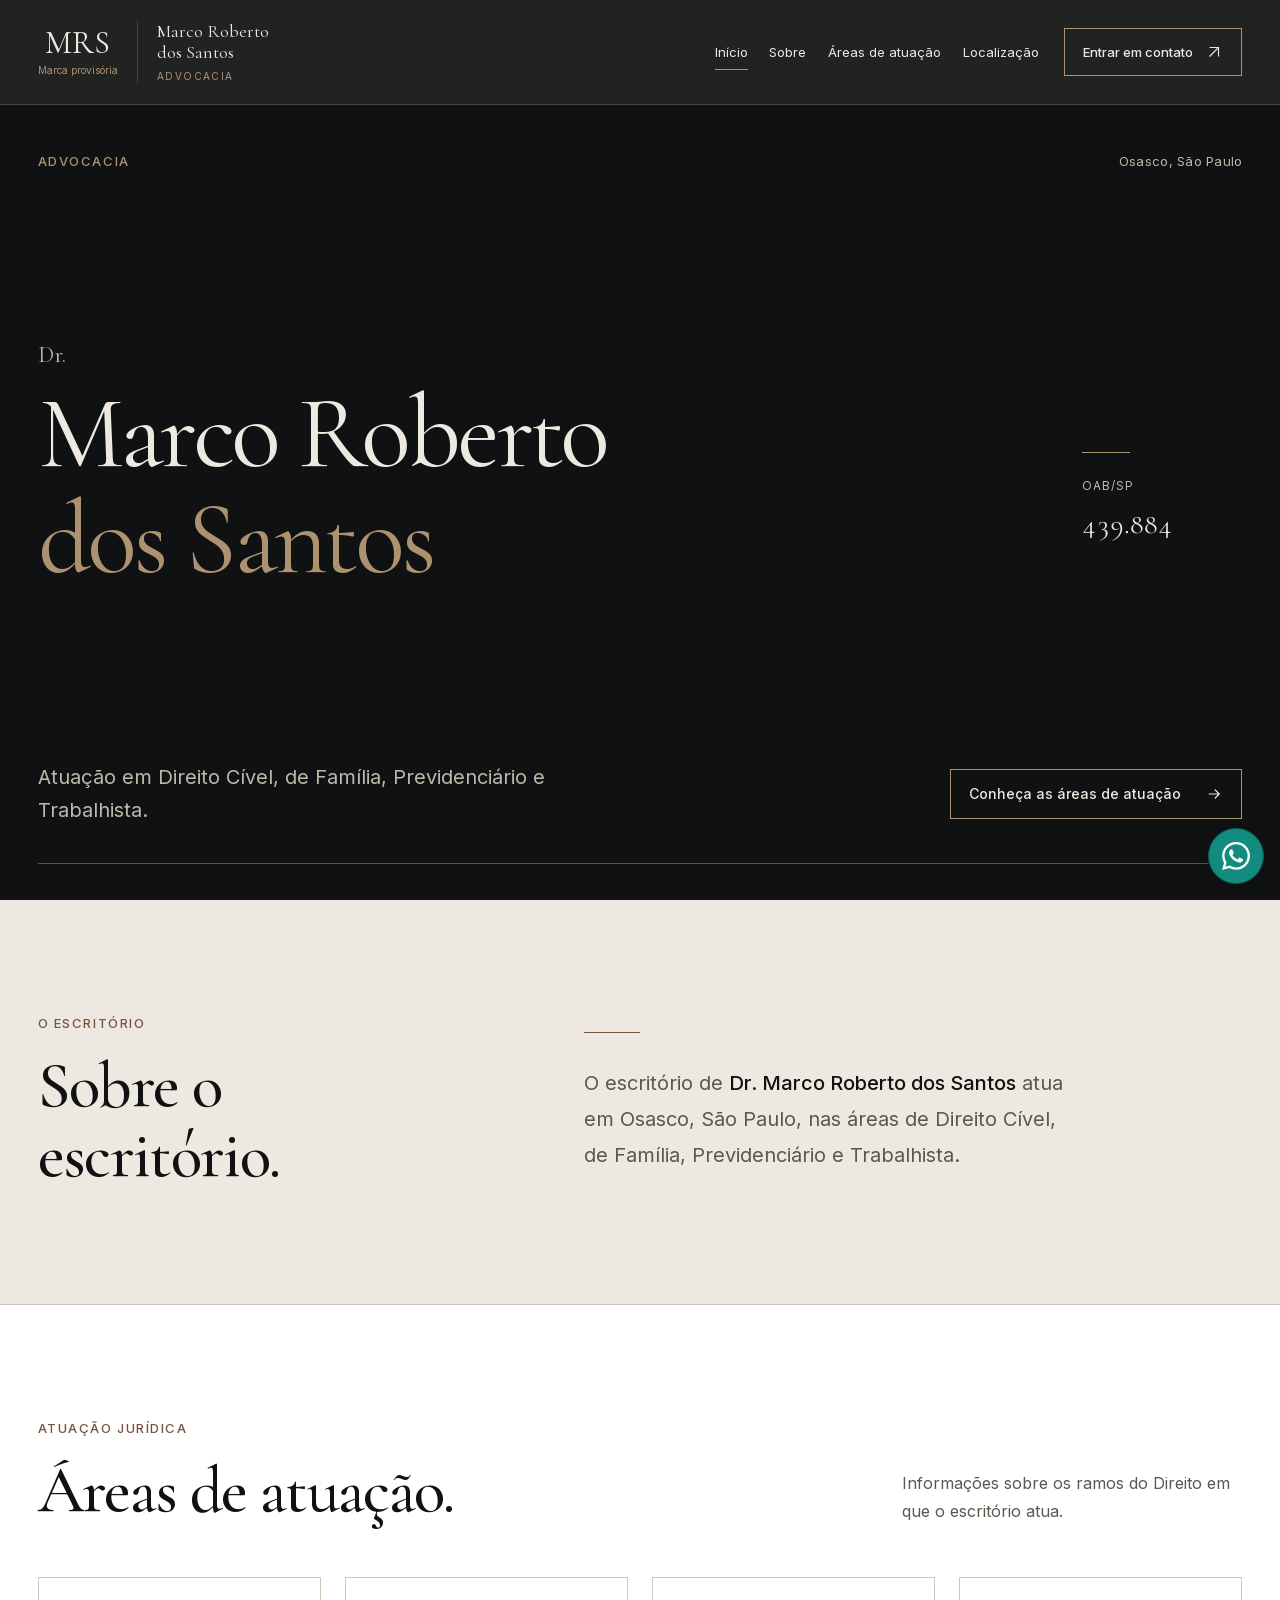
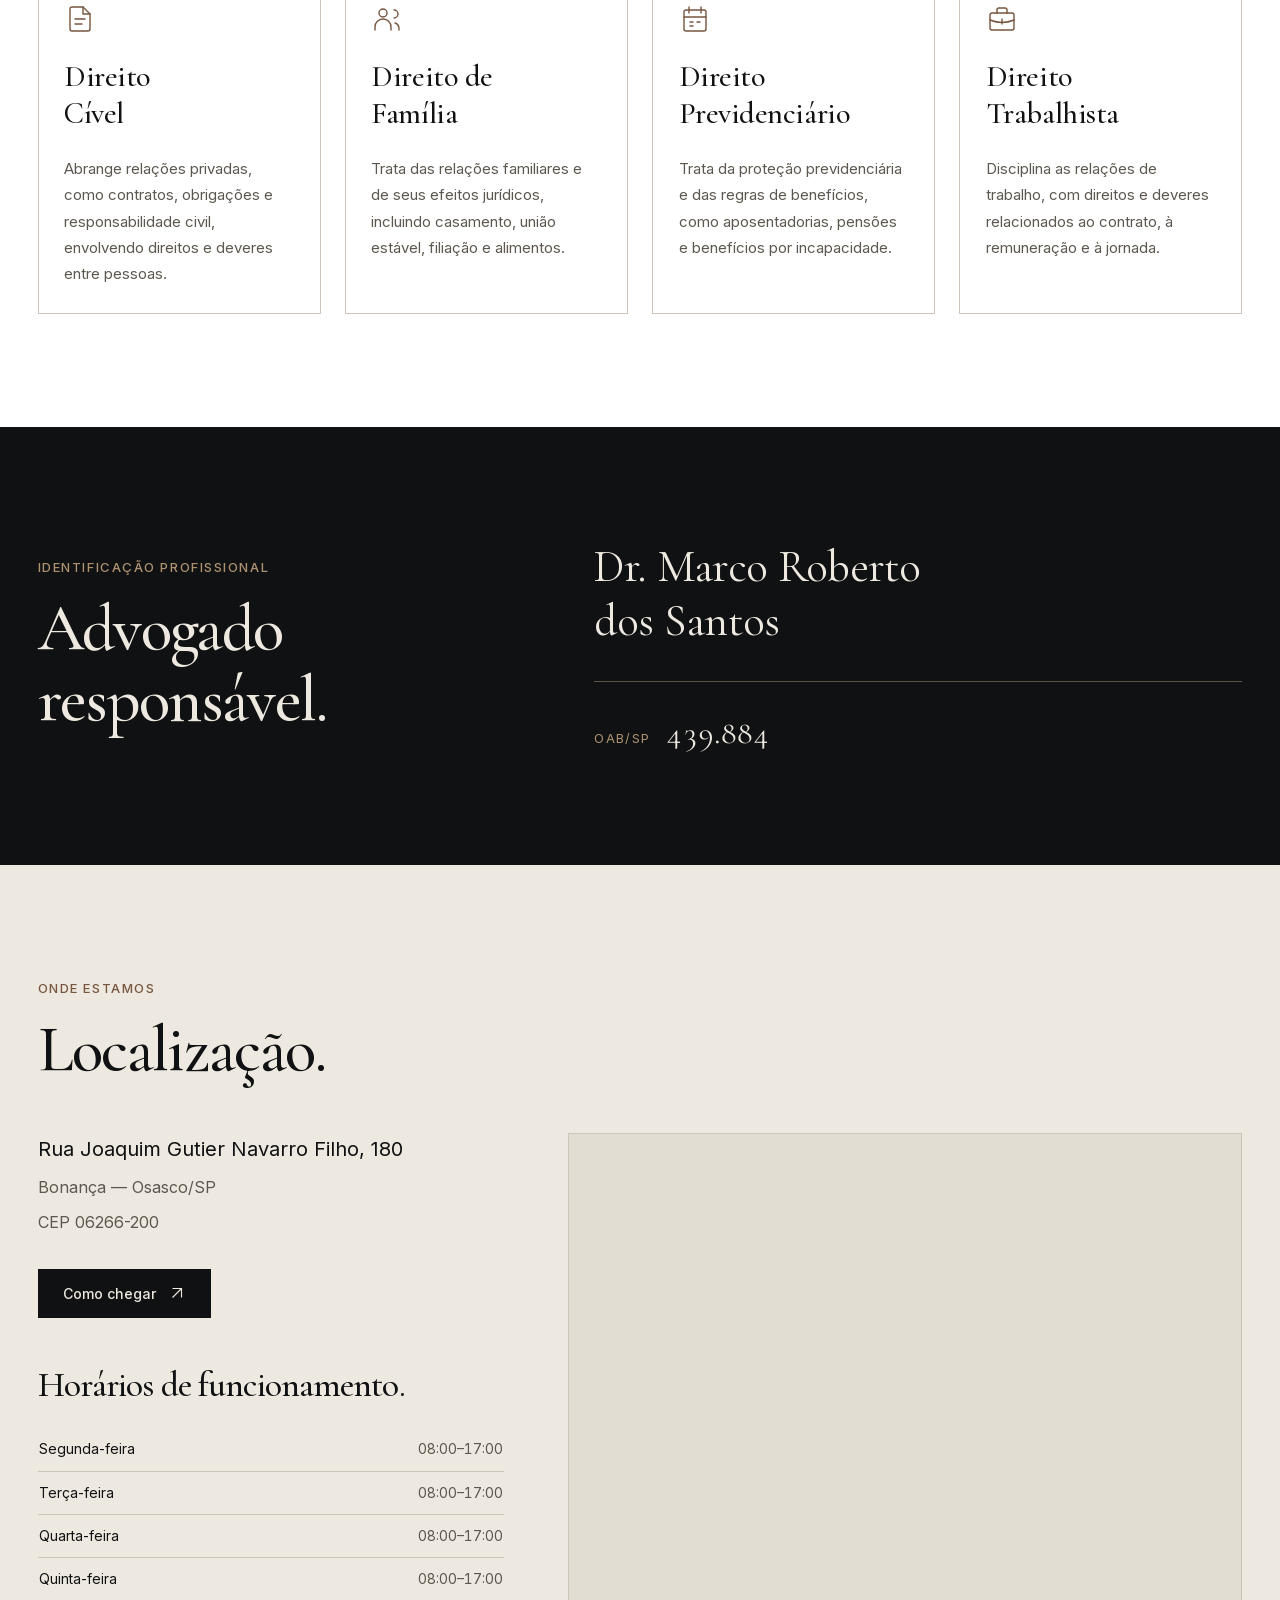
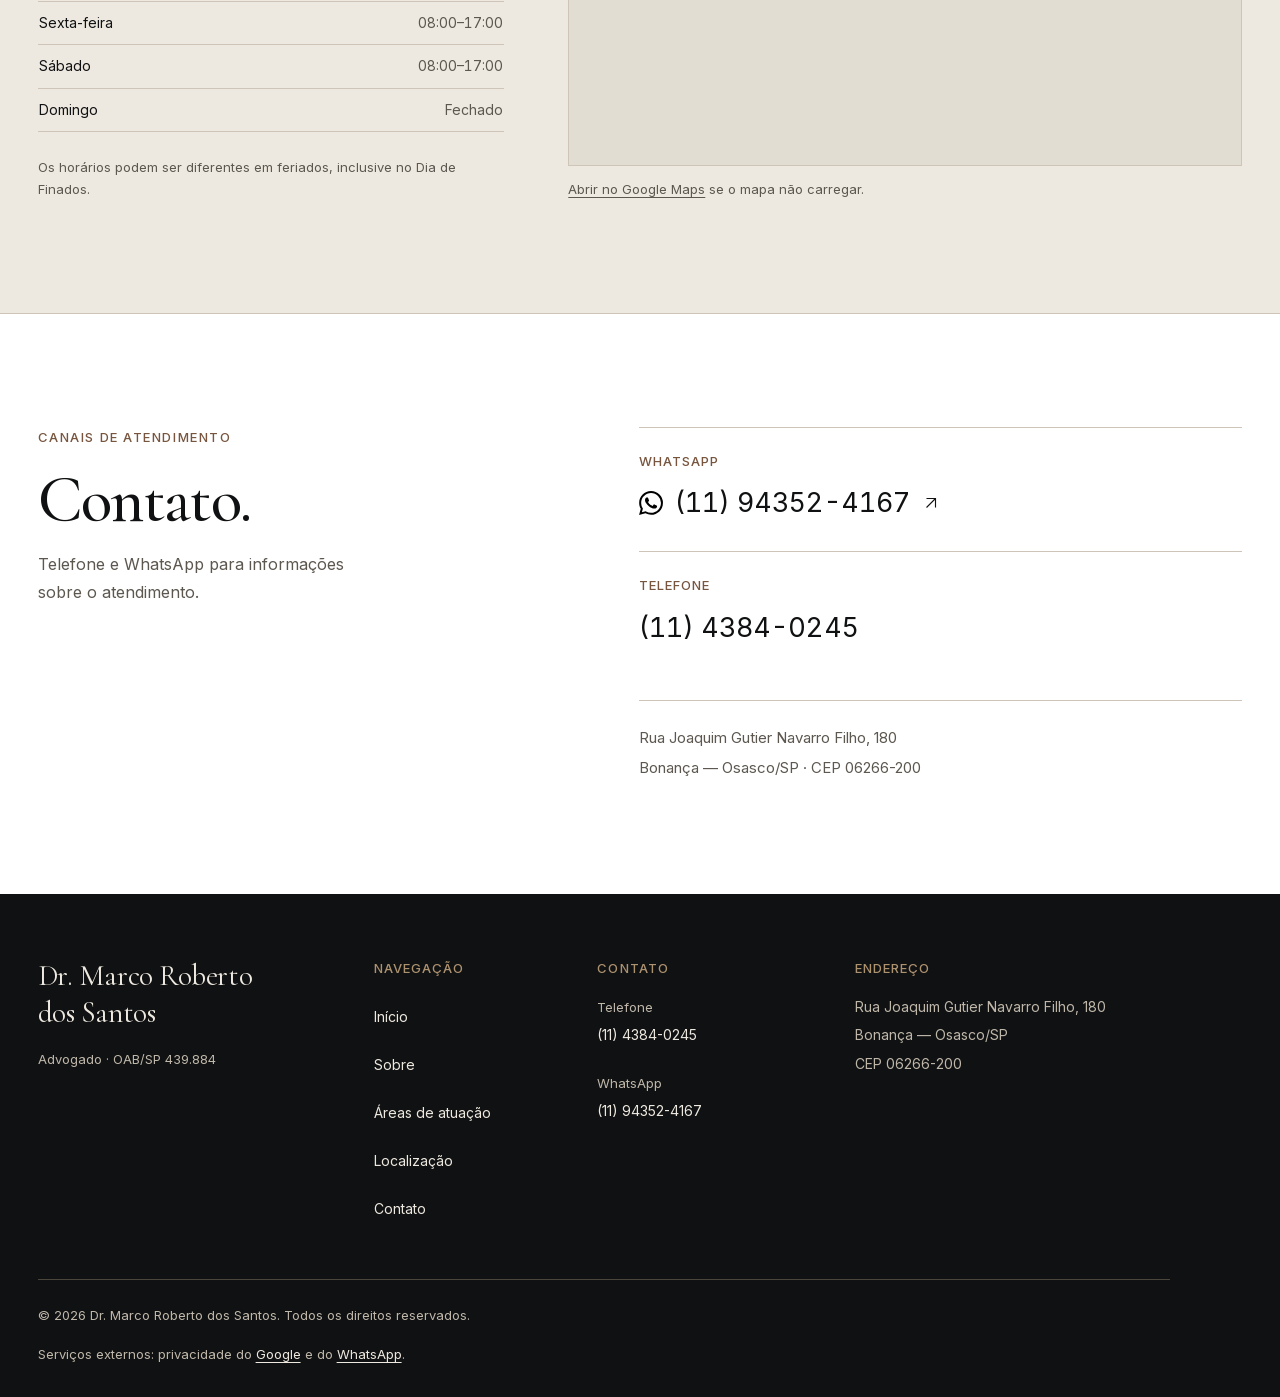
<file: index.html>
<!doctype html>
<html lang="pt-BR">
  <head>
    <meta charset="utf-8">
    <meta name="viewport" content="width=device-width, initial-scale=1">
    <meta name="color-scheme" content="light">
    <meta name="theme-color" content="#101112">
    <link rel="icon" href="data:,">
    <meta name="robots" content="noindex, nofollow">
    <title>Marco Roberto dos Santos | Advocacia em Osasco</title>
    <meta name="description" content="Dr. Marco Roberto dos Santos, OAB/SP 439.884. Atuação em Direito Cível, de Família, Previdenciário e Trabalhista em Osasco, SP.">
    <meta property="og:type" content="website">
    <meta property="og:locale" content="pt_BR">
    <meta property="og:title" content="Marco Roberto dos Santos | Advocacia em Osasco">
    <meta property="og:description" content="Atuação em Direito Cível, de Família, Previdenciário e Trabalhista em Osasco, São Paulo.">
    <link rel="preload" href="assets/fonts/cormorant-garamond-latin.woff2" as="font" type="font/woff2" crossorigin>
    <link rel="preload" href="assets/fonts/inter-latin.woff2" as="font" type="font/woff2" crossorigin>
    <link rel="stylesheet" href="style.css">
    <script src="script.js" defer></script>
  </head>
  <body class="has-whatsapp has-footer">
    <a class="skip-link" href="#conteudo">Pular para o conteúdo</a>
    <header class="site-header surface-dark" data-site-header>
      <div class="container site-header__inner">
        <a class="brand" href="#conteudo" aria-label="Marco Roberto dos Santos Advocacia — início. Identificação tipográfica provisória.">
          <span class="brand__mark">
            <span class="brand__initials" aria-hidden="true">MRS</span>
            <span class="brand__provisional">Marca provisória</span>
          </span>
          <span class="brand__name">
            <span>Marco Roberto<br>dos Santos</span>
            <span class="brand__profession">Advocacia</span>
          </span>
        </a>

        <button class="site-header__toggle" type="button" aria-controls="navegacao-principal" aria-expanded="false" aria-label="Abrir menu de navegação" hidden>
          <span class="site-header__toggle-icon" aria-hidden="true"><span></span><span></span></span>
        </button>

        <nav id="navegacao-principal" class="site-nav" aria-label="Navegação principal">
          <ul class="site-nav__list">
            <li><a class="site-nav__link" href="#conteudo" aria-current="location">Início</a></li>
            <li><a class="site-nav__link" href="#sobre">Sobre</a></li>
            <li><a class="site-nav__link" href="#areas-de-atuacao">Áreas de atuação</a></li>
            <li><a class="site-nav__link" href="#localizacao">Localização</a></li>
          </ul>
          <a class="button button--outline site-header__contact" href="#contato">
            Entrar em contato
            <svg viewBox="0 0 24 24" fill="none" stroke="currentColor" stroke-width="1.5" aria-hidden="true"><path d="M6 18 18 6M6 6h12v12"/></svg>
          </a>
        </nav>
      </div>
    </header>
    <main id="conteudo" class="site-main" tabindex="-1">
      <section id="inicio" class="hero surface-dark" aria-labelledby="hero-title" tabindex="-1">
        <div class="container hero__inner">
          <div class="hero__topline" data-reveal="fade">
            <p class="eyebrow">Advocacia</p>
            <p class="hero__location">Osasco, São Paulo</p>
          </div>

          <div class="hero__body">
            <h1 id="hero-title" class="hero__title">
              <span class="hero__honorific" data-reveal="fade" data-reveal-delay="40">Dr.</span>
              <span class="hero__name-line" data-reveal="title" data-reveal-delay="80">Marco Roberto</span>
              <span class="hero__name-line hero__surname" data-reveal="title" data-reveal-delay="160">dos Santos</span>
            </h1>

            <div class="hero__credential" data-reveal="fade" data-reveal-delay="200">
              <span class="hero__credential-rule" aria-hidden="true"></span>
              <p class="hero__registration"><span class="hero__registration-label">OAB/SP</span> <span class="hero__registration-number">439.884</span></p>
            </div>
          </div>

          <div class="hero__bottom">
            <p class="hero__description" data-reveal="fade" data-reveal-delay="160">Atuação em Direito Cível, de Família, Previdenciário e Trabalhista.</p>
            <div class="hero__action" data-reveal="opacity" data-reveal-delay="240">
              <a class="button button--outline hero__cta" href="#areas-de-atuacao">
                Conheça as áreas de atuação
                <svg viewBox="0 0 24 24" fill="none" stroke="currentColor" stroke-width="1.5" aria-hidden="true"><path d="M5 12h14m-6-6 6 6-6 6"/></svg>
              </a>
            </div>
          </div>

          <span class="rule hero__rule" data-reveal="line" data-reveal-delay="120" aria-hidden="true"></span>
        </div>
      </section>
      <section id="sobre" class="about section" aria-labelledby="sobre-titulo" tabindex="-1">
        <div class="container about__layout">
          <div class="about__heading stack">
            <p class="eyebrow" data-reveal="fade">O escritório</p>
            <h2 id="sobre-titulo" data-reveal="title">Sobre o escritório.</h2>
          </div>
          <div class="about__copy stack">
            <span class="rule about__rule" data-reveal="line" aria-hidden="true"></span>
            <p class="about__description" data-reveal="fade" data-reveal-delay="80">O escritório de <span class="about__name">Dr. Marco Roberto dos Santos</span> atua em Osasco, São Paulo, nas áreas de Direito Cível, de Família, Previdenciário e Trabalhista.</p>
          </div>
        </div>
      </section>
      <section id="areas-de-atuacao" class="practice section" aria-labelledby="areas-titulo" tabindex="-1">
        <div class="container">
          <div class="practice__heading">
            <div class="stack">
              <p class="eyebrow" data-reveal="fade">Atuação jurídica</p>
              <h2 id="areas-titulo" data-reveal="title">Áreas de atuação.</h2>
            </div>
            <p class="practice__intro" data-reveal="fade" data-reveal-delay="80">Informações sobre os ramos do Direito em que o escritório atua.</p>
          </div>

          <div class="practice__grid" data-stagger>
            <article class="practice-card" aria-labelledby="area-civel-titulo" data-reveal="fade">
              <svg class="practice-card__icon" width="32" height="32" viewBox="0 0 32 32" fill="none" stroke="currentColor" stroke-width="1.4" stroke-linecap="round" stroke-linejoin="round" aria-hidden="true" focusable="false">
                <path d="M19 4H8a2 2 0 0 0-2 2v20a2 2 0 0 0 2 2h16a2 2 0 0 0 2-2V11L19 4Z"/>
                <path d="M19 4v7h7M11 16h10M11 21h7"/>
              </svg>
              <h3 id="area-civel-titulo"><span class="practice-card__title-prefix">Direito</span> Cível</h3>
              <p class="practice-card__description">Abrange relações privadas, como contratos, obrigações e responsabilidade civil, envolvendo direitos e deveres entre pessoas.</p>
            </article>

            <article class="practice-card" aria-labelledby="area-familia-titulo" data-reveal="fade">
              <svg class="practice-card__icon" width="32" height="32" viewBox="0 0 32 32" fill="none" stroke="currentColor" stroke-width="1.4" stroke-linecap="round" stroke-linejoin="round" aria-hidden="true" focusable="false">
                <circle cx="12" cy="10" r="4"/>
                <path d="M4 27v-3a8 8 0 0 1 16 0v3M23 7a4 4 0 0 1 0 8M24 20a6 6 0 0 1 4 6v1"/>
              </svg>
              <h3 id="area-familia-titulo"><span class="practice-card__title-prefix">Direito de</span> Família</h3>
              <p class="practice-card__description">Trata das relações familiares e de seus efeitos jurídicos, incluindo casamento, união estável, filiação e alimentos.</p>
            </article>

            <article class="practice-card" aria-labelledby="area-previdenciario-titulo" data-reveal="fade">
              <svg class="practice-card__icon" width="32" height="32" viewBox="0 0 32 32" fill="none" stroke="currentColor" stroke-width="1.4" stroke-linecap="round" stroke-linejoin="round" aria-hidden="true" focusable="false">
                <rect x="5" y="7" width="22" height="21" rx="2"/>
                <path d="M10 4v6M22 4v6M5 14h22M11 19h3M18 19h3M11 23h3"/>
              </svg>
              <h3 id="area-previdenciario-titulo"><span class="practice-card__title-prefix">Direito</span> Previdenciário</h3>
              <p class="practice-card__description">Trata da proteção previdenciária e das regras de benefícios, como aposentadorias, pensões e benefícios por incapacidade.</p>
            </article>

            <article class="practice-card" aria-labelledby="area-trabalhista-titulo" data-reveal="fade">
              <svg class="practice-card__icon" width="32" height="32" viewBox="0 0 32 32" fill="none" stroke="currentColor" stroke-width="1.4" stroke-linecap="round" stroke-linejoin="round" aria-hidden="true" focusable="false">
                <rect x="4" y="10" width="24" height="17" rx="2"/>
                <path d="M11 10V7a2 2 0 0 1 2-2h6a2 2 0 0 1 2 2v3M4 17a31 31 0 0 0 24 0M16 16v5"/>
              </svg>
              <h3 id="area-trabalhista-titulo"><span class="practice-card__title-prefix">Direito</span> Trabalhista</h3>
              <p class="practice-card__description">Disciplina as relações de trabalho, com direitos e deveres relacionados ao contrato, à remuneração e à jornada.</p>
            </article>
          </div>
        </div>
      </section>
      <section id="advogado-responsavel" class="professional section surface-dark" aria-labelledby="responsavel-titulo" tabindex="-1">
        <div class="container professional__layout">
          <div class="professional__heading stack">
            <p class="eyebrow" data-reveal="fade">Identificação profissional</p>
            <h2 id="responsavel-titulo" data-reveal="title">Advogado responsável.</h2>
          </div>
          <div class="professional__identity" data-stagger>
            <p class="professional__name" data-reveal="fade">Dr. Marco Roberto dos Santos</p>
            <span class="rule professional__rule" data-reveal="line" aria-hidden="true"></span>
            <p class="professional__registration" data-reveal="fade"><span class="professional__registration-label">OAB/SP</span> <span class="professional__registration-number">439.884</span></p>
          </div>
        </div>
      </section>
      <section id="localizacao" class="location section" aria-labelledby="localizacao-titulo" tabindex="-1" data-office-address="Rua Joaquim Gutier Navarro Filho, 180 - Bonança, Osasco - SP, 06266-200, Brasil">
        <div class="container">
          <div class="location__heading stack">
            <p class="eyebrow" data-reveal="fade">Onde estamos</p>
            <h2 id="localizacao-titulo" data-reveal="title">Localização.</h2>
          </div>

          <div class="location__layout">
            <div class="location__details stack">
              <address class="location__address" data-reveal="fade">
                <span class="location__street">Rua Joaquim Gutier Navarro Filho, 180</span>
                <span>Bonança — Osasco/SP</span>
                <span>CEP 06266-200</span>
              </address>
              <div class="location__actions cluster">
                <a class="button" data-map-action="route" href="https://www.google.com/maps/dir/?api=1&amp;destination=Rua%20Joaquim%20Gutier%20Navarro%20Filho%2C%20180%20-%20Bonan%C3%A7a%2C%20Osasco%20-%20SP%2C%2006266-200%2C%20Brasil" target="_blank" rel="noopener noreferrer">
                  Como chegar
                  <svg viewBox="0 0 24 24" fill="none" stroke="currentColor" stroke-width="1.5" aria-hidden="true"><path d="M6 18 18 6M6 6h12v12"/></svg>
                  <span class="sr-only"> (abre em nova guia)</span>
                </a>
              </div>
            </div>

            <div class="location__map-block">
              <div class="location__map">
                <iframe data-office-map title="Mapa do endereço do escritório: Rua Joaquim Gutier Navarro Filho, 180, Bonança, Osasco/SP, CEP 06266-200" src="https://www.google.com/maps?q=Rua%20Joaquim%20Gutier%20Navarro%20Filho%2C%20180%20-%20Bonan%C3%A7a%2C%20Osasco%20-%20SP%2C%2006266-200%2C%20Brasil&amp;output=embed&amp;z=17&amp;hl=pt-BR" width="800" height="600" loading="lazy" referrerpolicy="strict-origin-when-cross-origin" allowfullscreen aria-describedby="mapa-nota"></iframe>
              </div>
              <p id="mapa-nota" class="location__map-note"><a data-map-action="search" href="https://www.google.com/maps/search/?api=1&amp;query=Rua%20Joaquim%20Gutier%20Navarro%20Filho%2C%20180%20-%20Bonan%C3%A7a%2C%20Osasco%20-%20SP%2C%2006266-200%2C%20Brasil" target="_blank" rel="noopener noreferrer">Abrir no Google Maps<span class="sr-only"> (abre em nova guia)</span></a> se o mapa não carregar.</p>
            </div>

            <div class="location__hours stack">
              <h3 id="horarios-titulo" data-reveal="fade">Horários de funcionamento.</h3>
              <table class="hours-table" aria-labelledby="horarios-titulo" aria-describedby="horarios-nota">
                <tbody>
                  <tr><th scope="row">Segunda-feira</th><td><time datetime="08:00">08:00</time>–<wbr><time datetime="17:00">17:00</time></td></tr>
                  <tr><th scope="row">Terça-feira</th><td><time datetime="08:00">08:00</time>–<wbr><time datetime="17:00">17:00</time></td></tr>
                  <tr><th scope="row">Quarta-feira</th><td><time datetime="08:00">08:00</time>–<wbr><time datetime="17:00">17:00</time></td></tr>
                  <tr><th scope="row">Quinta-feira</th><td><time datetime="08:00">08:00</time>–<wbr><time datetime="17:00">17:00</time></td></tr>
                  <tr><th scope="row">Sexta-feira</th><td><time datetime="08:00">08:00</time>–<wbr><time datetime="17:00">17:00</time></td></tr>
                  <tr><th scope="row">Sábado</th><td><time datetime="08:00">08:00</time>–<wbr><time datetime="17:00">17:00</time></td></tr>
                  <tr><th scope="row">Domingo</th><td>Fechado</td></tr>
                </tbody>
              </table>
              <p id="horarios-nota" class="location__hours-note">Os horários podem ser diferentes em feriados, inclusive no Dia de Finados.</p>
            </div>
          </div>
        </div>
      </section>
      <section id="contato" class="contact section" aria-labelledby="contato-titulo" tabindex="-1">
        <div class="container contact__layout">
          <div class="contact__heading stack">
            <p class="eyebrow" data-reveal="fade">Canais de atendimento</p>
            <h2 id="contato-titulo" data-reveal="title">Contato.</h2>
            <p class="contact__intro" data-reveal="fade">Telefone e WhatsApp para informações sobre o atendimento.</p>
          </div>

          <div class="contact__details stack">
            <div class="contact__channels" data-stagger>
              <div class="contact__channel" data-reveal="fade">
                <h3>WhatsApp</h3>
                <a class="contact__number" href="https://wa.me/5511943524167?text=Ol%C3%A1%2C%20gostaria%20de%20informa%C3%A7%C3%B5es%20sobre%20o%20atendimento." target="_blank" rel="noopener noreferrer" aria-label="Conversar pelo WhatsApp: (11) 94352-4167 (abre em nova guia)">
                  <img class="contact__channel-icon" src="assets/icons/whatsapp.svg" width="24" height="24" loading="lazy" decoding="async" alt="" aria-hidden="true">
                  <span>(11) 94352-4167</span>
                  <svg viewBox="0 0 24 24" fill="none" stroke="currentColor" stroke-width="1.5" aria-hidden="true"><path d="M6 18 18 6M6 6h12v12"/></svg>
                </a>
              </div>
              <div class="contact__channel" data-reveal="fade">
                <h3>Telefone</h3>
                <a class="contact__number" href="tel:+551143840245" aria-label="Ligar para o escritório: (11) 4384-0245">(11) 4384-0245</a>
              </div>
            </div>

            <address class="contact__address">
              <span>Rua Joaquim Gutier Navarro Filho, 180</span>
              <span>Bonança — Osasco/SP · CEP 06266-200</span>
            </address>
          </div>
        </div>
      </section>
    </main>
    <footer class="site-footer surface-dark">
      <div class="container site-footer__container">
        <div class="site-footer__grid">
          <div class="site-footer__identity stack">
            <p class="site-footer__name">Dr. Marco Roberto<br>dos Santos</p>
            <p class="site-footer__credential">Advogado · OAB/SP 439.884</p>
          </div>

          <nav aria-labelledby="rodape-navegacao">
            <h2 id="rodape-navegacao" class="site-footer__label">Navegação</h2>
            <ul class="site-footer__links">
              <li><a href="#conteudo">Início</a></li>
              <li><a href="#sobre">Sobre</a></li>
              <li><a href="#areas-de-atuacao">Áreas de atuação</a></li>
              <li><a href="#localizacao">Localização</a></li>
              <li><a href="#contato">Contato</a></li>
            </ul>
          </nav>

          <div>
            <h2 class="site-footer__label">Contato</h2>
            <ul class="site-footer__links site-footer__contact-links">
              <li><a href="tel:+551143840245"><span class="site-footer__channel">Telefone</span><span>(11) 4384-0245</span></a></li>
              <li><a href="https://wa.me/5511943524167?text=Ol%C3%A1%2C%20gostaria%20de%20informa%C3%A7%C3%B5es%20sobre%20o%20atendimento." target="_blank" rel="noopener noreferrer"><span class="site-footer__channel">WhatsApp</span><span>(11) 94352-4167</span><span class="sr-only"> (abre em nova guia)</span></a></li>
            </ul>
          </div>

          <div class="site-footer__location">
            <h2 class="site-footer__label">Endereço</h2>
            <address>
              <span>Rua Joaquim Gutier Navarro Filho, 180</span>
              <span>Bonança — Osasco/SP</span>
              <span>CEP 06266-200</span>
            </address>
          </div>
        </div>

        <div class="site-footer__bottom">
          <p>© 2026 Dr. Marco Roberto dos Santos. Todos os direitos reservados.</p>
        </div>
        <p class="site-footer__privacy">Serviços externos: privacidade do <a href="https://policies.google.com/privacy?hl=pt-BR" target="_blank" rel="noopener noreferrer">Google<span class="sr-only"> (abre em nova guia)</span></a> e do <a href="https://www.whatsapp.com/legal/privacy-policy?lang=pt_BR" target="_blank" rel="noopener noreferrer">WhatsApp<span class="sr-only"> (abre em nova guia)</span></a>.</p>
      </div>
    </footer>
    <a class="whatsapp-float" data-whatsapp-float href="https://wa.me/5511943524167?text=Ol%C3%A1%2C%20gostaria%20de%20informa%C3%A7%C3%B5es%20sobre%20o%20atendimento." target="_blank" rel="noopener noreferrer" aria-label="Conversar com o escritório pelo WhatsApp, (11) 94352-4167 (abre em nova guia)" title="Conversar pelo WhatsApp">
      <img src="assets/icons/whatsapp.svg" width="28" height="28" decoding="async" alt="" aria-hidden="true">
    </a>
  </body>
</html>
</file>
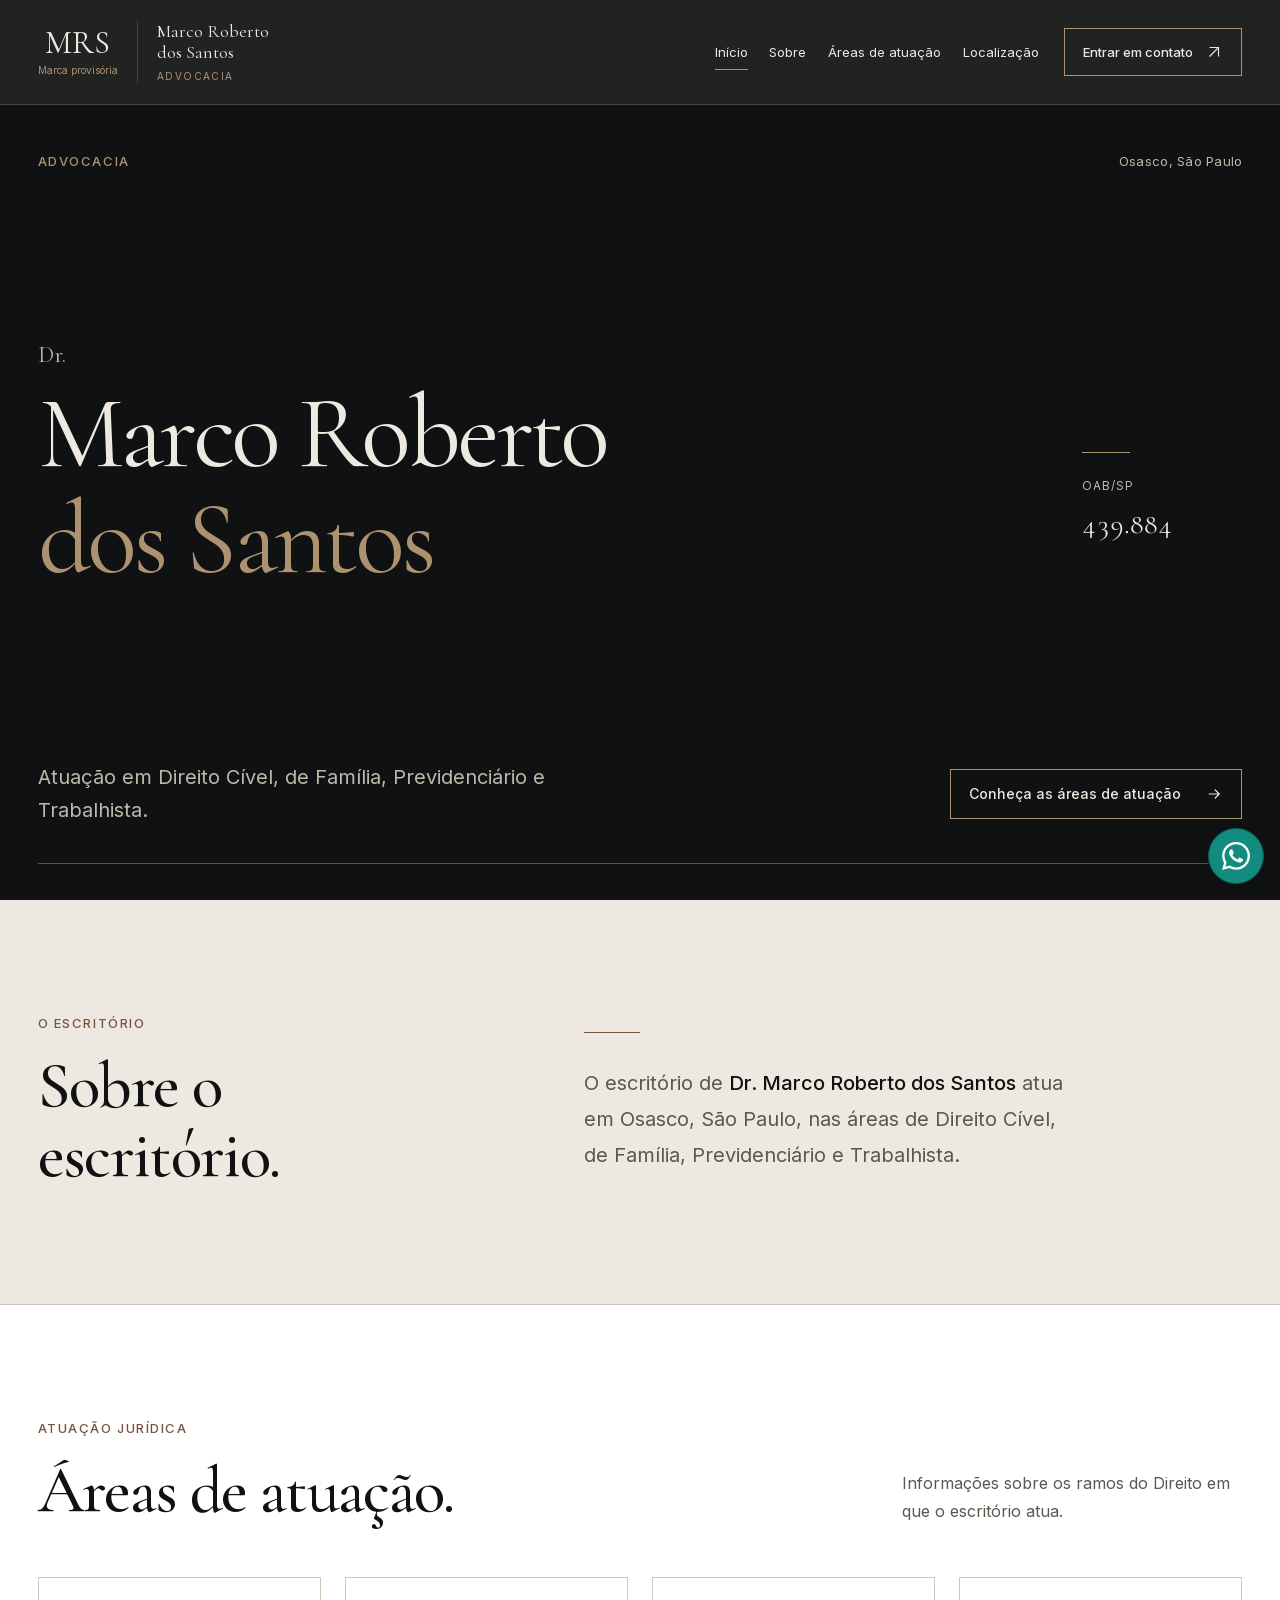
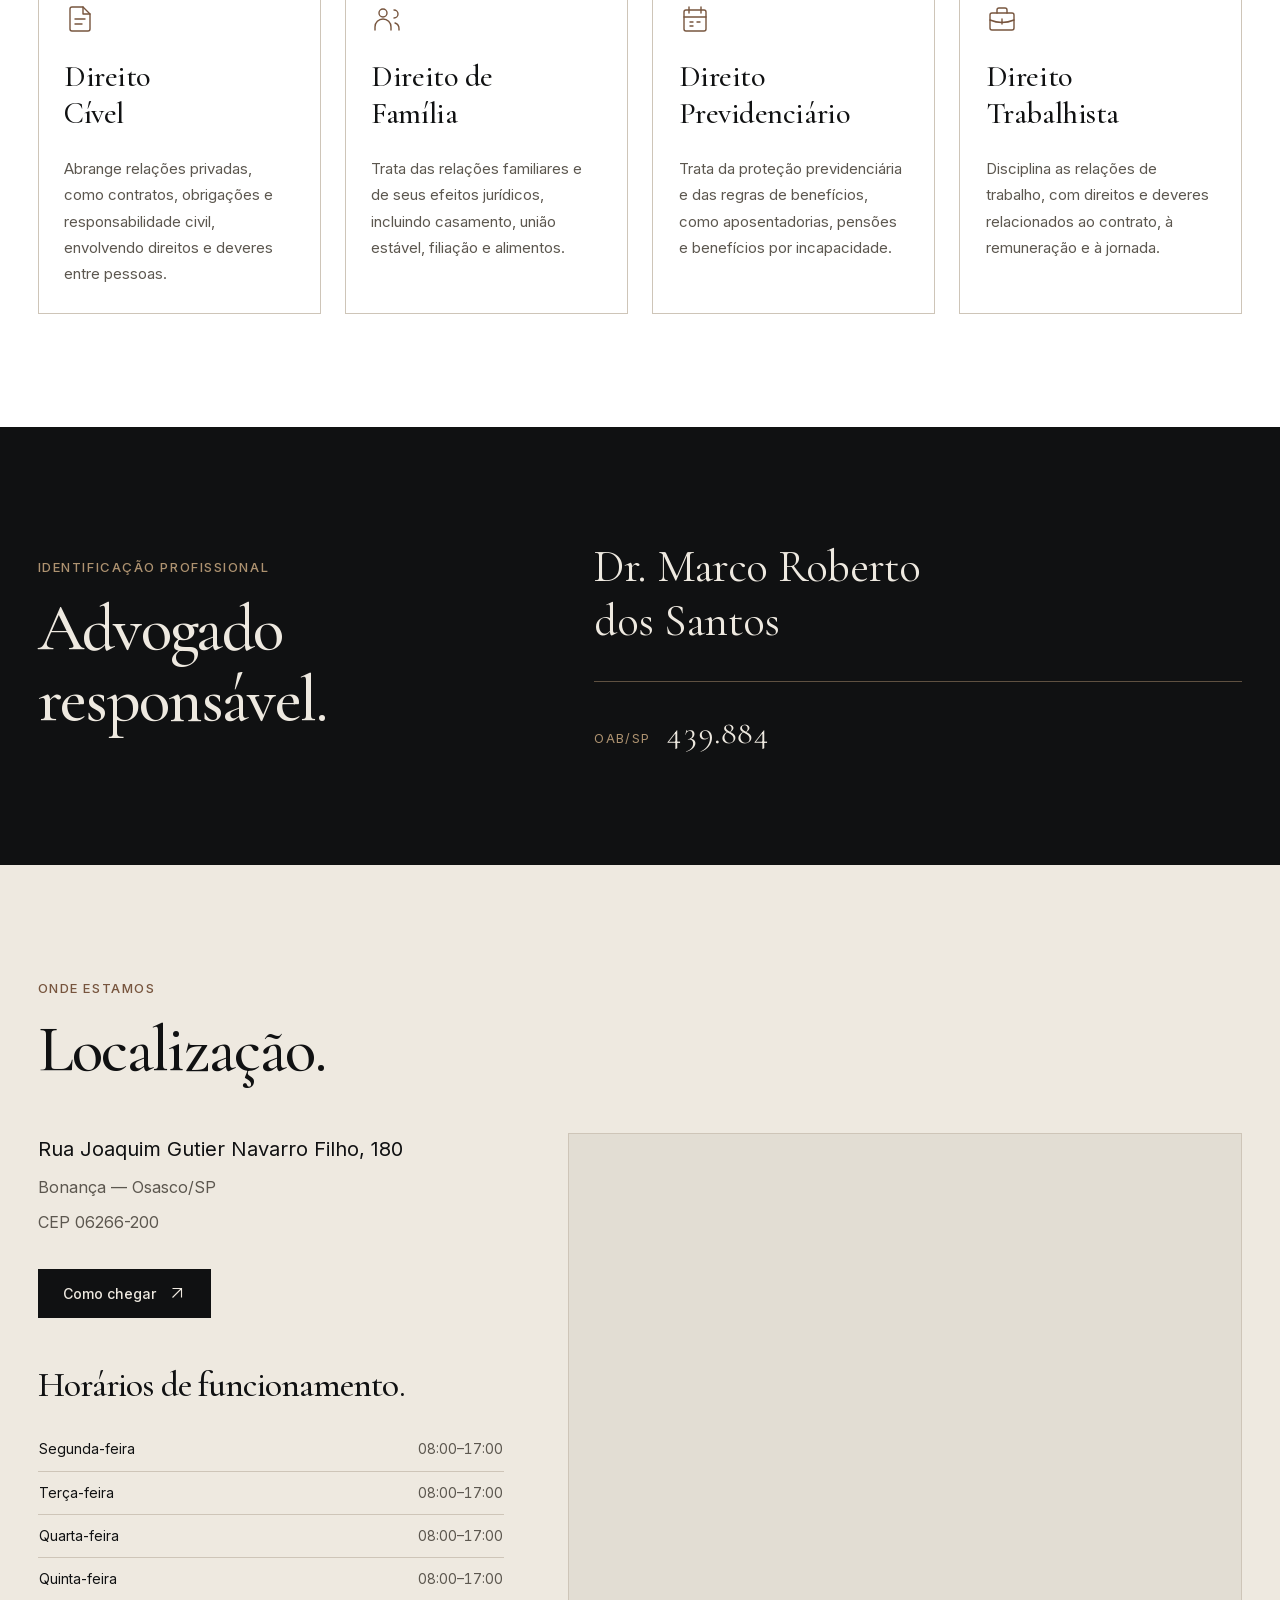
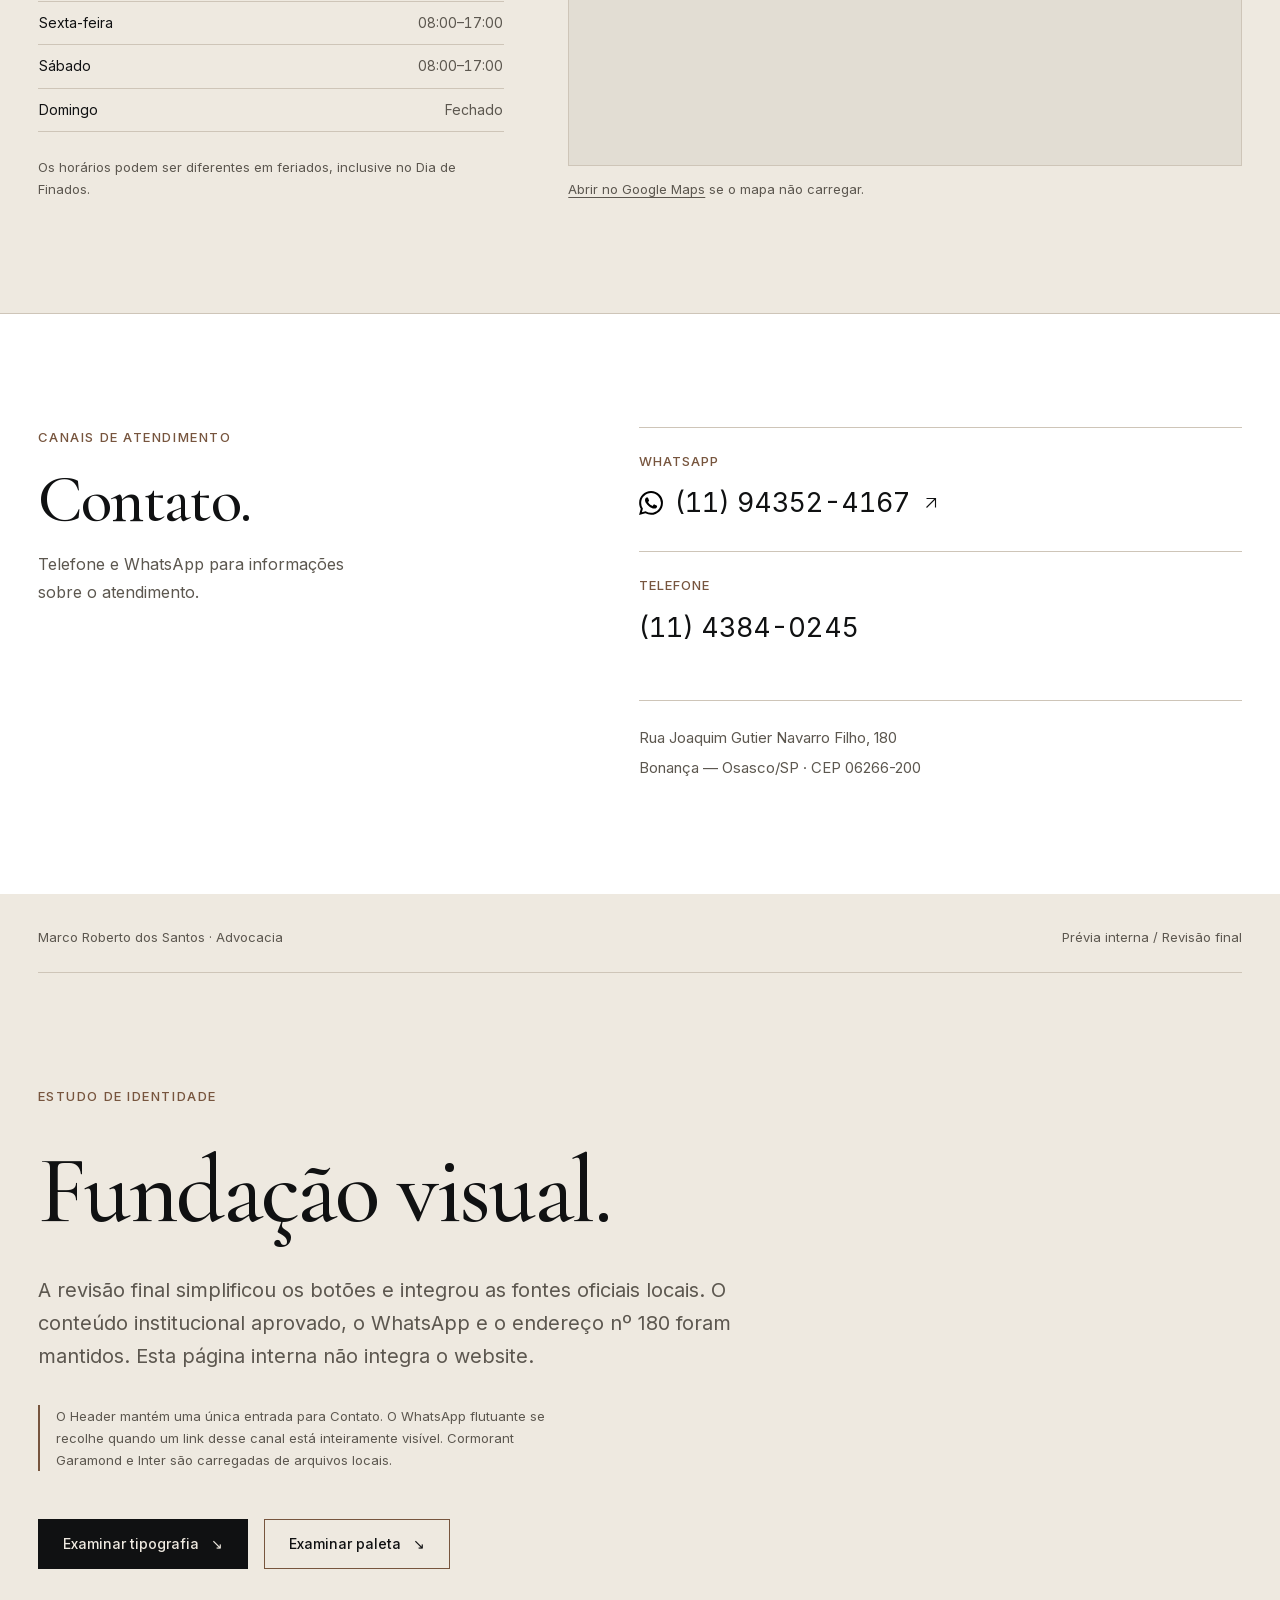
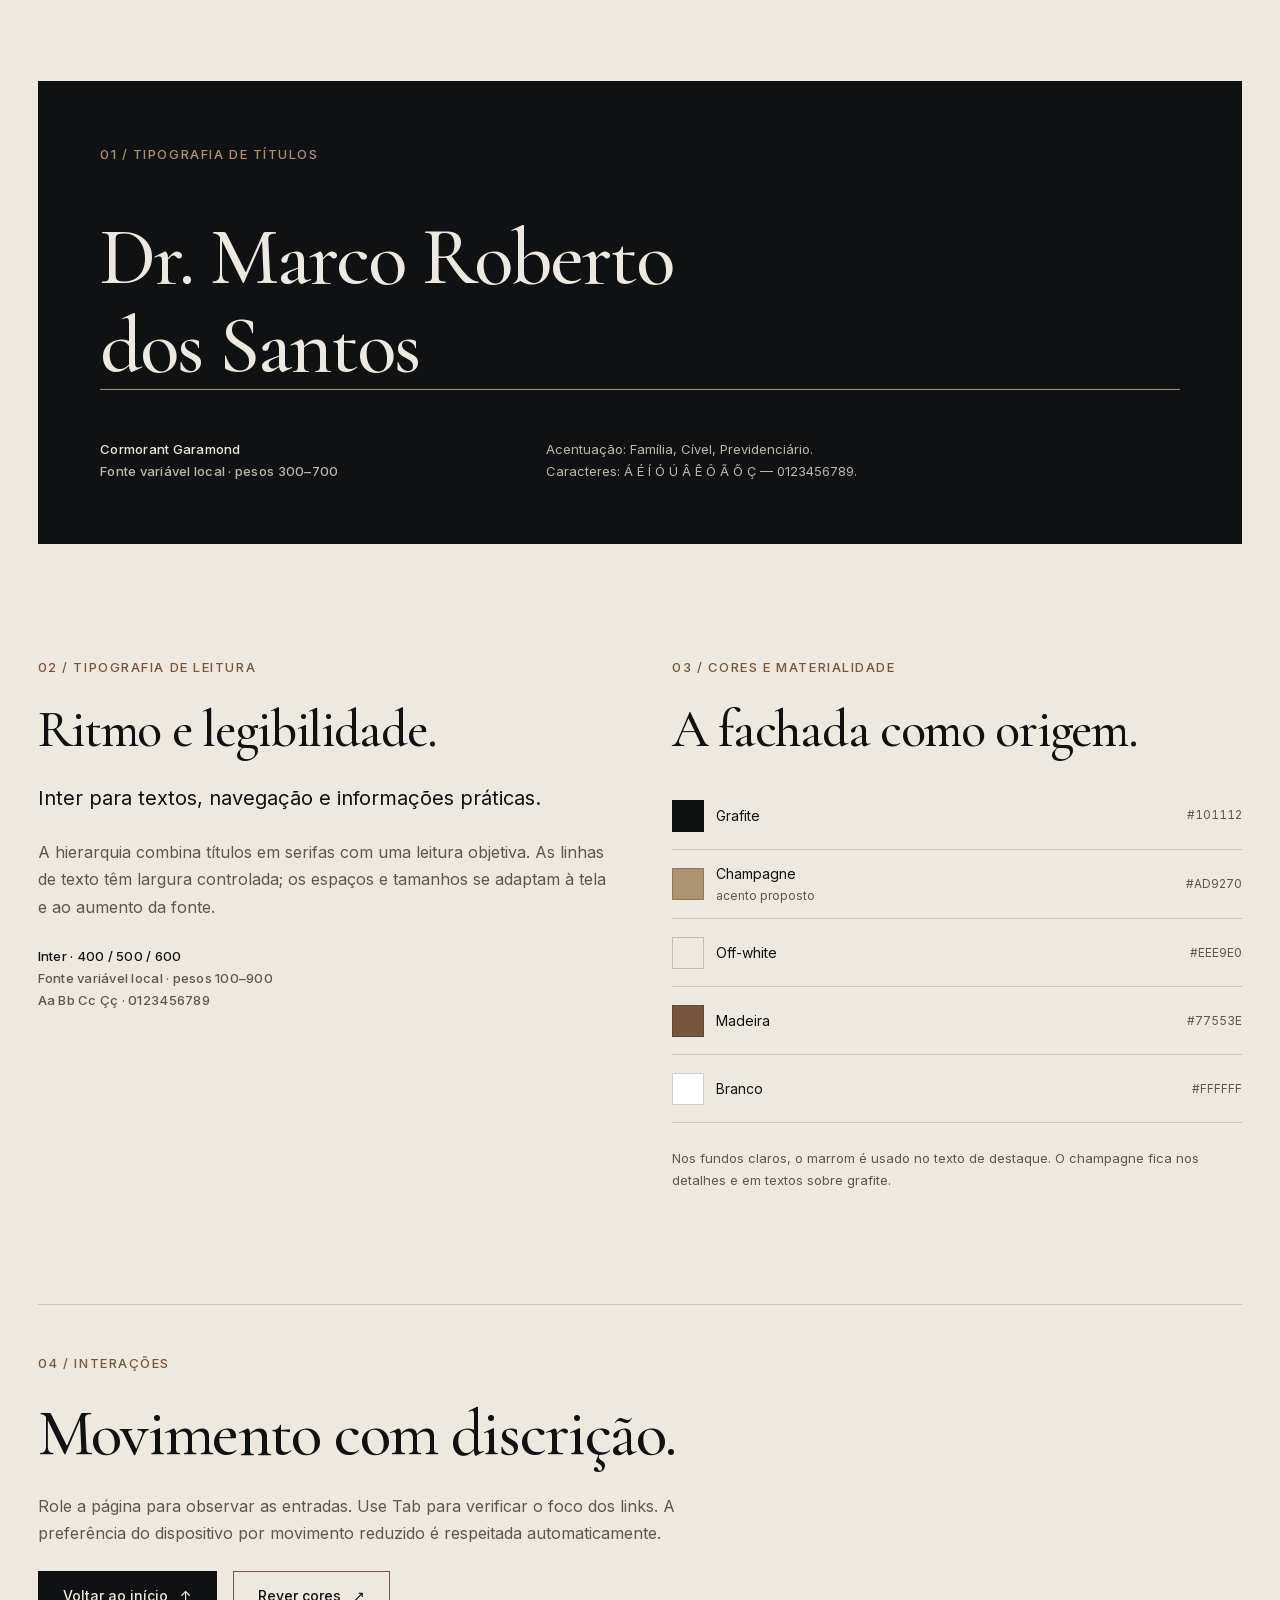
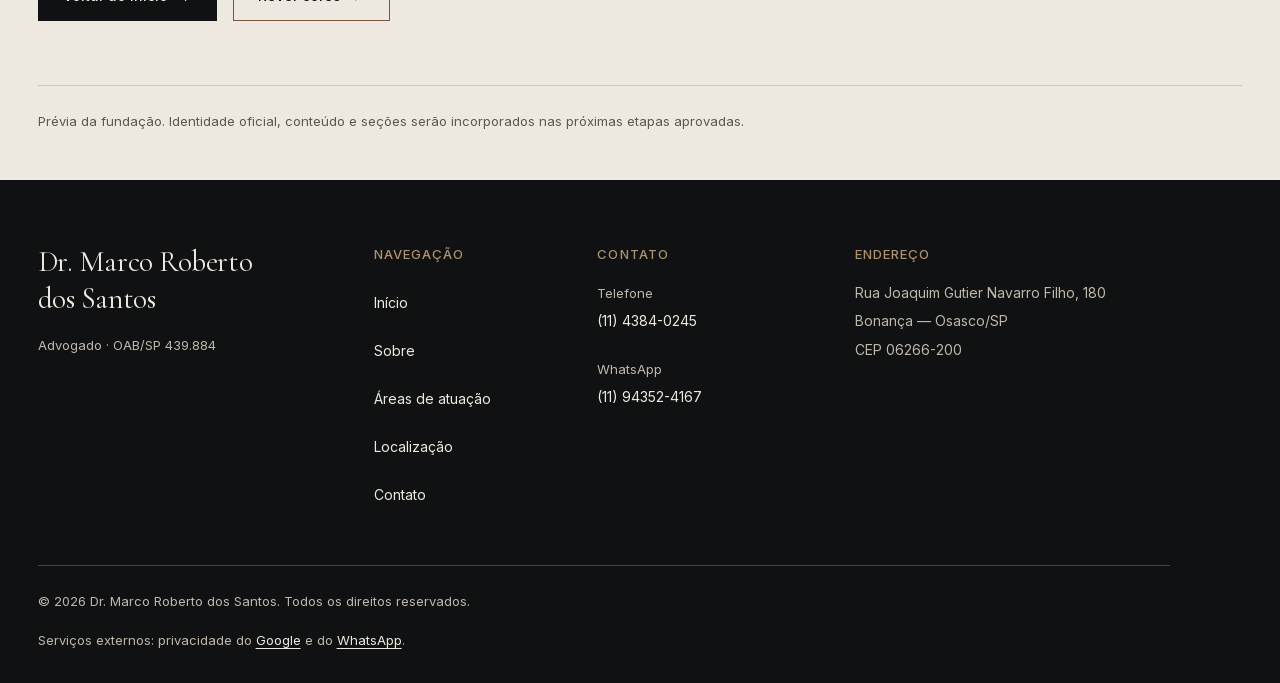
<file: preview.html>
<!doctype html>
<html lang="pt-BR">
  <head>
    <meta charset="utf-8">
    <meta name="viewport" content="width=device-width, initial-scale=1">
    <meta name="color-scheme" content="light">
    <meta name="theme-color" content="#101112">
    <link rel="icon" href="data:,">
    <meta name="robots" content="noindex, nofollow">
    <title>Revisão final — prévia interna | MRS</title>
    <meta name="description" content="Prévia interna da revisão final, com ações simplificadas e fontes locais oficiais.">
    <link rel="preload" href="assets/fonts/cormorant-garamond-latin.woff2" as="font" type="font/woff2" crossorigin>
    <link rel="preload" href="assets/fonts/inter-latin.woff2" as="font" type="font/woff2" crossorigin>
    <link rel="stylesheet" href="style.css">
    <link rel="stylesheet" href="preview.css">
    <script src="script.js" defer></script>
  </head>
  <body class="has-whatsapp has-footer">
    <a class="skip-link" href="#conteudo">Pular para o conteúdo</a>
    <header class="site-header surface-dark" data-site-header>
      <div class="container site-header__inner">
        <a class="brand" href="#conteudo" aria-label="Marco Roberto dos Santos Advocacia — início. Identificação tipográfica provisória.">
          <span class="brand__mark">
            <span class="brand__initials" aria-hidden="true">MRS</span>
            <span class="brand__provisional">Marca provisória</span>
          </span>
          <span class="brand__name">
            <span>Marco Roberto<br>dos Santos</span>
            <span class="brand__profession">Advocacia</span>
          </span>
        </a>

        <button class="site-header__toggle" type="button" aria-controls="navegacao-principal" aria-expanded="false" aria-label="Abrir menu de navegação" hidden>
          <span class="site-header__toggle-icon" aria-hidden="true"><span></span><span></span></span>
        </button>

        <nav id="navegacao-principal" class="site-nav" aria-label="Navegação principal">
          <ul class="site-nav__list">
            <li><a class="site-nav__link" href="#conteudo" aria-current="location">Início</a></li>
            <li><a class="site-nav__link" href="#sobre">Sobre</a></li>
            <li><a class="site-nav__link" href="#areas-de-atuacao">Áreas de atuação</a></li>
            <li><a class="site-nav__link" href="#localizacao">Localização</a></li>
          </ul>
          <a class="button button--outline site-header__contact" href="#contato">
            Entrar em contato
            <svg viewBox="0 0 24 24" fill="none" stroke="currentColor" stroke-width="1.5" aria-hidden="true"><path d="M6 18 18 6M6 6h12v12"/></svg>
          </a>
        </nav>
      </div>
    </header>
    <main id="conteudo" class="site-main" tabindex="-1">
      <section id="inicio" class="hero surface-dark" aria-labelledby="hero-title" tabindex="-1">
        <div class="container hero__inner">
          <div class="hero__topline" data-reveal="fade">
            <p class="eyebrow">Advocacia</p>
            <p class="hero__location">Osasco, São Paulo</p>
          </div>

          <div class="hero__body">
            <h1 id="hero-title" class="hero__title">
              <span class="hero__honorific" data-reveal="fade" data-reveal-delay="40">Dr.</span>
              <span class="hero__name-line" data-reveal="title" data-reveal-delay="80">Marco Roberto</span>
              <span class="hero__name-line hero__surname" data-reveal="title" data-reveal-delay="160">dos Santos</span>
            </h1>

            <div class="hero__credential" data-reveal="fade" data-reveal-delay="200">
              <span class="hero__credential-rule" aria-hidden="true"></span>
              <p class="hero__registration"><span class="hero__registration-label">OAB/SP</span> <span class="hero__registration-number">439.884</span></p>
            </div>
          </div>

          <div class="hero__bottom">
            <p class="hero__description" data-reveal="fade" data-reveal-delay="160">Atuação em Direito Cível, de Família, Previdenciário e Trabalhista.</p>
            <div class="hero__action" data-reveal="opacity" data-reveal-delay="240">
              <a class="button button--outline hero__cta" href="#areas-de-atuacao">
                Conheça as áreas de atuação
                <svg viewBox="0 0 24 24" fill="none" stroke="currentColor" stroke-width="1.5" aria-hidden="true"><path d="M5 12h14m-6-6 6 6-6 6"/></svg>
              </a>
            </div>
          </div>

          <span class="rule hero__rule" data-reveal="line" data-reveal-delay="120" aria-hidden="true"></span>
        </div>
      </section>
      <section id="sobre" class="about section" aria-labelledby="sobre-titulo" tabindex="-1">
        <div class="container about__layout">
          <div class="about__heading stack">
            <p class="eyebrow" data-reveal="fade">O escritório</p>
            <h2 id="sobre-titulo" data-reveal="title">Sobre o escritório.</h2>
          </div>
          <div class="about__copy stack">
            <span class="rule about__rule" data-reveal="line" aria-hidden="true"></span>
            <p class="about__description" data-reveal="fade" data-reveal-delay="80">O escritório de <span class="about__name">Dr. Marco Roberto dos Santos</span> atua em Osasco, São Paulo, nas áreas de Direito Cível, de Família, Previdenciário e Trabalhista.</p>
          </div>
        </div>
      </section>
      <section id="areas-de-atuacao" class="practice section" aria-labelledby="areas-titulo" tabindex="-1">
        <div class="container">
          <div class="practice__heading">
            <div class="stack">
              <p class="eyebrow" data-reveal="fade">Atuação jurídica</p>
              <h2 id="areas-titulo" data-reveal="title">Áreas de atuação.</h2>
            </div>
            <p class="practice__intro" data-reveal="fade" data-reveal-delay="80">Informações sobre os ramos do Direito em que o escritório atua.</p>
          </div>

          <div class="practice__grid" data-stagger>
            <article class="practice-card" aria-labelledby="area-civel-titulo" data-reveal="fade">
              <svg class="practice-card__icon" width="32" height="32" viewBox="0 0 32 32" fill="none" stroke="currentColor" stroke-width="1.4" stroke-linecap="round" stroke-linejoin="round" aria-hidden="true" focusable="false">
                <path d="M19 4H8a2 2 0 0 0-2 2v20a2 2 0 0 0 2 2h16a2 2 0 0 0 2-2V11L19 4Z"/>
                <path d="M19 4v7h7M11 16h10M11 21h7"/>
              </svg>
              <h3 id="area-civel-titulo"><span class="practice-card__title-prefix">Direito</span> Cível</h3>
              <p class="practice-card__description">Abrange relações privadas, como contratos, obrigações e responsabilidade civil, envolvendo direitos e deveres entre pessoas.</p>
            </article>

            <article class="practice-card" aria-labelledby="area-familia-titulo" data-reveal="fade">
              <svg class="practice-card__icon" width="32" height="32" viewBox="0 0 32 32" fill="none" stroke="currentColor" stroke-width="1.4" stroke-linecap="round" stroke-linejoin="round" aria-hidden="true" focusable="false">
                <circle cx="12" cy="10" r="4"/>
                <path d="M4 27v-3a8 8 0 0 1 16 0v3M23 7a4 4 0 0 1 0 8M24 20a6 6 0 0 1 4 6v1"/>
              </svg>
              <h3 id="area-familia-titulo"><span class="practice-card__title-prefix">Direito de</span> Família</h3>
              <p class="practice-card__description">Trata das relações familiares e de seus efeitos jurídicos, incluindo casamento, união estável, filiação e alimentos.</p>
            </article>

            <article class="practice-card" aria-labelledby="area-previdenciario-titulo" data-reveal="fade">
              <svg class="practice-card__icon" width="32" height="32" viewBox="0 0 32 32" fill="none" stroke="currentColor" stroke-width="1.4" stroke-linecap="round" stroke-linejoin="round" aria-hidden="true" focusable="false">
                <rect x="5" y="7" width="22" height="21" rx="2"/>
                <path d="M10 4v6M22 4v6M5 14h22M11 19h3M18 19h3M11 23h3"/>
              </svg>
              <h3 id="area-previdenciario-titulo"><span class="practice-card__title-prefix">Direito</span> Previdenciário</h3>
              <p class="practice-card__description">Trata da proteção previdenciária e das regras de benefícios, como aposentadorias, pensões e benefícios por incapacidade.</p>
            </article>

            <article class="practice-card" aria-labelledby="area-trabalhista-titulo" data-reveal="fade">
              <svg class="practice-card__icon" width="32" height="32" viewBox="0 0 32 32" fill="none" stroke="currentColor" stroke-width="1.4" stroke-linecap="round" stroke-linejoin="round" aria-hidden="true" focusable="false">
                <rect x="4" y="10" width="24" height="17" rx="2"/>
                <path d="M11 10V7a2 2 0 0 1 2-2h6a2 2 0 0 1 2 2v3M4 17a31 31 0 0 0 24 0M16 16v5"/>
              </svg>
              <h3 id="area-trabalhista-titulo"><span class="practice-card__title-prefix">Direito</span> Trabalhista</h3>
              <p class="practice-card__description">Disciplina as relações de trabalho, com direitos e deveres relacionados ao contrato, à remuneração e à jornada.</p>
            </article>
          </div>
        </div>
      </section>
      <section id="advogado-responsavel" class="professional section surface-dark" aria-labelledby="responsavel-titulo" tabindex="-1">
        <div class="container professional__layout">
          <div class="professional__heading stack">
            <p class="eyebrow" data-reveal="fade">Identificação profissional</p>
            <h2 id="responsavel-titulo" data-reveal="title">Advogado responsável.</h2>
          </div>
          <div class="professional__identity" data-stagger>
            <p class="professional__name" data-reveal="fade">Dr. Marco Roberto dos Santos</p>
            <span class="rule professional__rule" data-reveal="line" aria-hidden="true"></span>
            <p class="professional__registration" data-reveal="fade"><span class="professional__registration-label">OAB/SP</span> <span class="professional__registration-number">439.884</span></p>
          </div>
        </div>
      </section>
      <section id="localizacao" class="location section" aria-labelledby="localizacao-titulo" tabindex="-1" data-office-address="Rua Joaquim Gutier Navarro Filho, 180 - Bonança, Osasco - SP, 06266-200, Brasil">
        <div class="container">
          <div class="location__heading stack">
            <p class="eyebrow" data-reveal="fade">Onde estamos</p>
            <h2 id="localizacao-titulo" data-reveal="title">Localização.</h2>
          </div>

          <div class="location__layout">
            <div class="location__details stack">
              <address class="location__address" data-reveal="fade">
                <span class="location__street">Rua Joaquim Gutier Navarro Filho, 180</span>
                <span>Bonança — Osasco/SP</span>
                <span>CEP 06266-200</span>
              </address>
              <div class="location__actions cluster">
                <a class="button" data-map-action="route" href="https://www.google.com/maps/dir/?api=1&amp;destination=Rua%20Joaquim%20Gutier%20Navarro%20Filho%2C%20180%20-%20Bonan%C3%A7a%2C%20Osasco%20-%20SP%2C%2006266-200%2C%20Brasil" target="_blank" rel="noopener noreferrer">
                  Como chegar
                  <svg viewBox="0 0 24 24" fill="none" stroke="currentColor" stroke-width="1.5" aria-hidden="true"><path d="M6 18 18 6M6 6h12v12"/></svg>
                  <span class="sr-only"> (abre em nova guia)</span>
                </a>
              </div>
            </div>

            <div class="location__map-block">
              <div class="location__map">
                <iframe data-office-map title="Mapa do endereço do escritório: Rua Joaquim Gutier Navarro Filho, 180, Bonança, Osasco/SP, CEP 06266-200" src="https://www.google.com/maps?q=Rua%20Joaquim%20Gutier%20Navarro%20Filho%2C%20180%20-%20Bonan%C3%A7a%2C%20Osasco%20-%20SP%2C%2006266-200%2C%20Brasil&amp;output=embed&amp;z=17&amp;hl=pt-BR" width="800" height="600" loading="lazy" referrerpolicy="strict-origin-when-cross-origin" allowfullscreen aria-describedby="mapa-nota"></iframe>
              </div>
              <p id="mapa-nota" class="location__map-note"><a data-map-action="search" href="https://www.google.com/maps/search/?api=1&amp;query=Rua%20Joaquim%20Gutier%20Navarro%20Filho%2C%20180%20-%20Bonan%C3%A7a%2C%20Osasco%20-%20SP%2C%2006266-200%2C%20Brasil" target="_blank" rel="noopener noreferrer">Abrir no Google Maps<span class="sr-only"> (abre em nova guia)</span></a> se o mapa não carregar.</p>
            </div>

            <div class="location__hours stack">
              <h3 id="horarios-titulo" data-reveal="fade">Horários de funcionamento.</h3>
              <table class="hours-table" aria-labelledby="horarios-titulo" aria-describedby="horarios-nota">
                <tbody>
                  <tr><th scope="row">Segunda-feira</th><td><time datetime="08:00">08:00</time>–<wbr><time datetime="17:00">17:00</time></td></tr>
                  <tr><th scope="row">Terça-feira</th><td><time datetime="08:00">08:00</time>–<wbr><time datetime="17:00">17:00</time></td></tr>
                  <tr><th scope="row">Quarta-feira</th><td><time datetime="08:00">08:00</time>–<wbr><time datetime="17:00">17:00</time></td></tr>
                  <tr><th scope="row">Quinta-feira</th><td><time datetime="08:00">08:00</time>–<wbr><time datetime="17:00">17:00</time></td></tr>
                  <tr><th scope="row">Sexta-feira</th><td><time datetime="08:00">08:00</time>–<wbr><time datetime="17:00">17:00</time></td></tr>
                  <tr><th scope="row">Sábado</th><td><time datetime="08:00">08:00</time>–<wbr><time datetime="17:00">17:00</time></td></tr>
                  <tr><th scope="row">Domingo</th><td>Fechado</td></tr>
                </tbody>
              </table>
              <p id="horarios-nota" class="location__hours-note">Os horários podem ser diferentes em feriados, inclusive no Dia de Finados.</p>
            </div>
          </div>
        </div>
      </section>
      <section id="contato" class="contact section" aria-labelledby="contato-titulo" tabindex="-1">
        <div class="container contact__layout">
          <div class="contact__heading stack">
            <p class="eyebrow" data-reveal="fade">Canais de atendimento</p>
            <h2 id="contato-titulo" data-reveal="title">Contato.</h2>
            <p class="contact__intro" data-reveal="fade">Telefone e WhatsApp para informações sobre o atendimento.</p>
          </div>

          <div class="contact__details stack">
            <div class="contact__channels" data-stagger>
              <div class="contact__channel" data-reveal="fade">
                <h3>WhatsApp</h3>
                <a class="contact__number" href="https://wa.me/5511943524167?text=Ol%C3%A1%2C%20gostaria%20de%20informa%C3%A7%C3%B5es%20sobre%20o%20atendimento." target="_blank" rel="noopener noreferrer" aria-label="Conversar pelo WhatsApp: (11) 94352-4167 (abre em nova guia)">
                  <img class="contact__channel-icon" src="assets/icons/whatsapp.svg" width="24" height="24" loading="lazy" decoding="async" alt="" aria-hidden="true">
                  <span>(11) 94352-4167</span>
                  <svg viewBox="0 0 24 24" fill="none" stroke="currentColor" stroke-width="1.5" aria-hidden="true"><path d="M6 18 18 6M6 6h12v12"/></svg>
                </a>
              </div>
              <div class="contact__channel" data-reveal="fade">
                <h3>Telefone</h3>
                <a class="contact__number" href="tel:+551143840245" aria-label="Ligar para o escritório: (11) 4384-0245">(11) 4384-0245</a>
              </div>
            </div>

            <address class="contact__address">
              <span>Rua Joaquim Gutier Navarro Filho, 180</span>
              <span>Bonança — Osasco/SP · CEP 06266-200</span>
            </address>
          </div>
        </div>
      </section>
      <div class="container foundation">
      <div class="foundation__meta">
        <p>Marco Roberto dos Santos · Advocacia</p>
        <p>Prévia interna / Revisão final</p>
      </div>

      <div class="foundation__intro stack">
        <p class="eyebrow" data-reveal="fade">Estudo de identidade</p>
        <h2 data-reveal="title">Fundação visual.</h2>
        <p class="lead muted prose" data-reveal="fade">A revisão final simplificou os botões e integrou as fontes oficiais locais. O conteúdo institucional aprovado, o WhatsApp e o endereço nº 180 foram mantidos. Esta página interna não integra o website.</p>
        <p class="foundation__notice">O Header mantém uma única entrada para Contato. O WhatsApp flutuante se recolhe quando um link desse canal está inteiramente visível. Cormorant Garamond e Inter são carregadas de arquivos locais.</p>
        <div class="cluster" data-reveal="fade">
          <a class="button" href="#tipografia">Examinar tipografia <span aria-hidden="true">↘</span></a>
          <a class="button button--outline" href="#paleta">Examinar paleta <span aria-hidden="true">↘</span></a>
        </div>
      </div>

      <section id="tipografia" class="foundation__specimen surface-dark stack" aria-labelledby="titulo-tipografia">
        <p class="eyebrow" data-reveal="fade">01 / Tipografia de títulos</p>
        <h2 id="titulo-tipografia" data-reveal="title">Dr. Marco Roberto<br>dos Santos</h2>
        <span class="rule" aria-hidden="true" data-reveal="line"></span>
        <div class="foundation__specimen-info">
          <p class="foundation__sample-label">Cormorant Garamond<br><span class="muted">Fonte variável local · pesos 300–700</span></p>
          <p class="muted">Acentuação: Família, Cível, Previdenciário.<br>Caracteres: Á É Í Ó Ú Â Ê Ô Ã Õ Ç — 0123456789.</p>
        </div>
      </section>

      <div class="foundation__columns">
        <section class="stack" aria-labelledby="titulo-corpo">
          <p class="eyebrow" data-reveal="fade">02 / Tipografia de leitura</p>
          <h2 id="titulo-corpo" data-reveal="title">Ritmo e legibilidade.</h2>
          <p class="lead" data-reveal="fade">Inter para textos, navegação e informações práticas.</p>
          <p class="muted" data-reveal="fade">A hierarquia combina títulos em serifas com uma leitura objetiva. As linhas de texto têm largura controlada; os espaços e tamanhos se adaptam à tela e ao aumento da fonte.</p>
          <p class="foundation__sample-label" data-reveal="fade">Inter · 400 / 500 / 600<br><span class="muted">Fonte variável local · pesos 100–900<br>Aa Bb Cc Çç · 0123456789</span></p>
        </section>

        <section id="paleta" class="stack" aria-labelledby="titulo-paleta">
          <p class="eyebrow" data-reveal="fade">03 / Cores e materialidade</p>
          <h2 id="titulo-paleta" data-reveal="title">A fachada como origem.</h2>
          <ul class="foundation__palette" data-stagger>
            <li data-reveal="fade"><span class="foundation__swatch foundation__swatch--graphite" aria-hidden="true"></span><span>Grafite</span><span>#101112</span></li>
            <li data-reveal="fade"><span class="foundation__swatch foundation__swatch--champagne" aria-hidden="true"></span><span>Champagne <small>acento proposto</small></span><span>#AD9270</span></li>
            <li data-reveal="fade"><span class="foundation__swatch foundation__swatch--off-white" aria-hidden="true"></span><span>Off-white</span><span>#EEE9E0</span></li>
            <li data-reveal="fade"><span class="foundation__swatch foundation__swatch--wood" aria-hidden="true"></span><span>Madeira</span><span>#77553E</span></li>
            <li data-reveal="fade"><span class="foundation__swatch foundation__swatch--white" aria-hidden="true"></span><span>Branco</span><span>#FFFFFF</span></li>
          </ul>
          <p class="muted foundation__note">Nos fundos claros, o marrom é usado no texto de destaque. O champagne fica nos detalhes e em textos sobre grafite.</p>
        </section>
      </div>

      <section class="foundation__interaction stack" aria-labelledby="titulo-interacao">
        <p class="eyebrow" data-reveal="fade">04 / Interações</p>
        <h2 id="titulo-interacao" data-reveal="title">Movimento com discrição.</h2>
        <p class="muted prose" data-reveal="fade">Role a página para observar as entradas. Use Tab para verificar o foco dos links. A preferência do dispositivo por movimento reduzido é respeitada automaticamente.</p>
        <div class="cluster" data-reveal="fade">
          <a class="button" href="#conteudo">Voltar ao início <span aria-hidden="true">↑</span></a>
          <a class="button button--outline" href="#paleta">Rever cores <span aria-hidden="true">↗</span></a>
        </div>
      </section>

      <p class="foundation__closing muted">Prévia da fundação. Identidade oficial, conteúdo e seções serão incorporados nas próximas etapas aprovadas.</p>
      </div>
    </main>
    <footer class="site-footer surface-dark">
      <div class="container site-footer__container">
        <div class="site-footer__grid">
          <div class="site-footer__identity stack">
            <p class="site-footer__name">Dr. Marco Roberto<br>dos Santos</p>
            <p class="site-footer__credential">Advogado · OAB/SP 439.884</p>
          </div>

          <nav aria-labelledby="rodape-navegacao">
            <h2 id="rodape-navegacao" class="site-footer__label">Navegação</h2>
            <ul class="site-footer__links">
              <li><a href="#conteudo">Início</a></li>
              <li><a href="#sobre">Sobre</a></li>
              <li><a href="#areas-de-atuacao">Áreas de atuação</a></li>
              <li><a href="#localizacao">Localização</a></li>
              <li><a href="#contato">Contato</a></li>
            </ul>
          </nav>

          <div>
            <h2 class="site-footer__label">Contato</h2>
            <ul class="site-footer__links site-footer__contact-links">
              <li><a href="tel:+551143840245"><span class="site-footer__channel">Telefone</span><span>(11) 4384-0245</span></a></li>
              <li><a href="https://wa.me/5511943524167?text=Ol%C3%A1%2C%20gostaria%20de%20informa%C3%A7%C3%B5es%20sobre%20o%20atendimento." target="_blank" rel="noopener noreferrer"><span class="site-footer__channel">WhatsApp</span><span>(11) 94352-4167</span><span class="sr-only"> (abre em nova guia)</span></a></li>
            </ul>
          </div>

          <div class="site-footer__location">
            <h2 class="site-footer__label">Endereço</h2>
            <address>
              <span>Rua Joaquim Gutier Navarro Filho, 180</span>
              <span>Bonança — Osasco/SP</span>
              <span>CEP 06266-200</span>
            </address>
          </div>
        </div>

        <div class="site-footer__bottom">
          <p>© 2026 Dr. Marco Roberto dos Santos. Todos os direitos reservados.</p>
        </div>
        <p class="site-footer__privacy">Serviços externos: privacidade do <a href="https://policies.google.com/privacy?hl=pt-BR" target="_blank" rel="noopener noreferrer">Google<span class="sr-only"> (abre em nova guia)</span></a> e do <a href="https://www.whatsapp.com/legal/privacy-policy?lang=pt_BR" target="_blank" rel="noopener noreferrer">WhatsApp<span class="sr-only"> (abre em nova guia)</span></a>.</p>
      </div>
    </footer>
    <a class="whatsapp-float" data-whatsapp-float href="https://wa.me/5511943524167?text=Ol%C3%A1%2C%20gostaria%20de%20informa%C3%A7%C3%B5es%20sobre%20o%20atendimento." target="_blank" rel="noopener noreferrer" aria-label="Conversar com o escritório pelo WhatsApp, (11) 94352-4167 (abre em nova guia)" title="Conversar pelo WhatsApp">
      <img src="assets/icons/whatsapp.svg" width="28" height="28" decoding="async" alt="" aria-hidden="true">
    </a>
  </body>
</html>
</file>
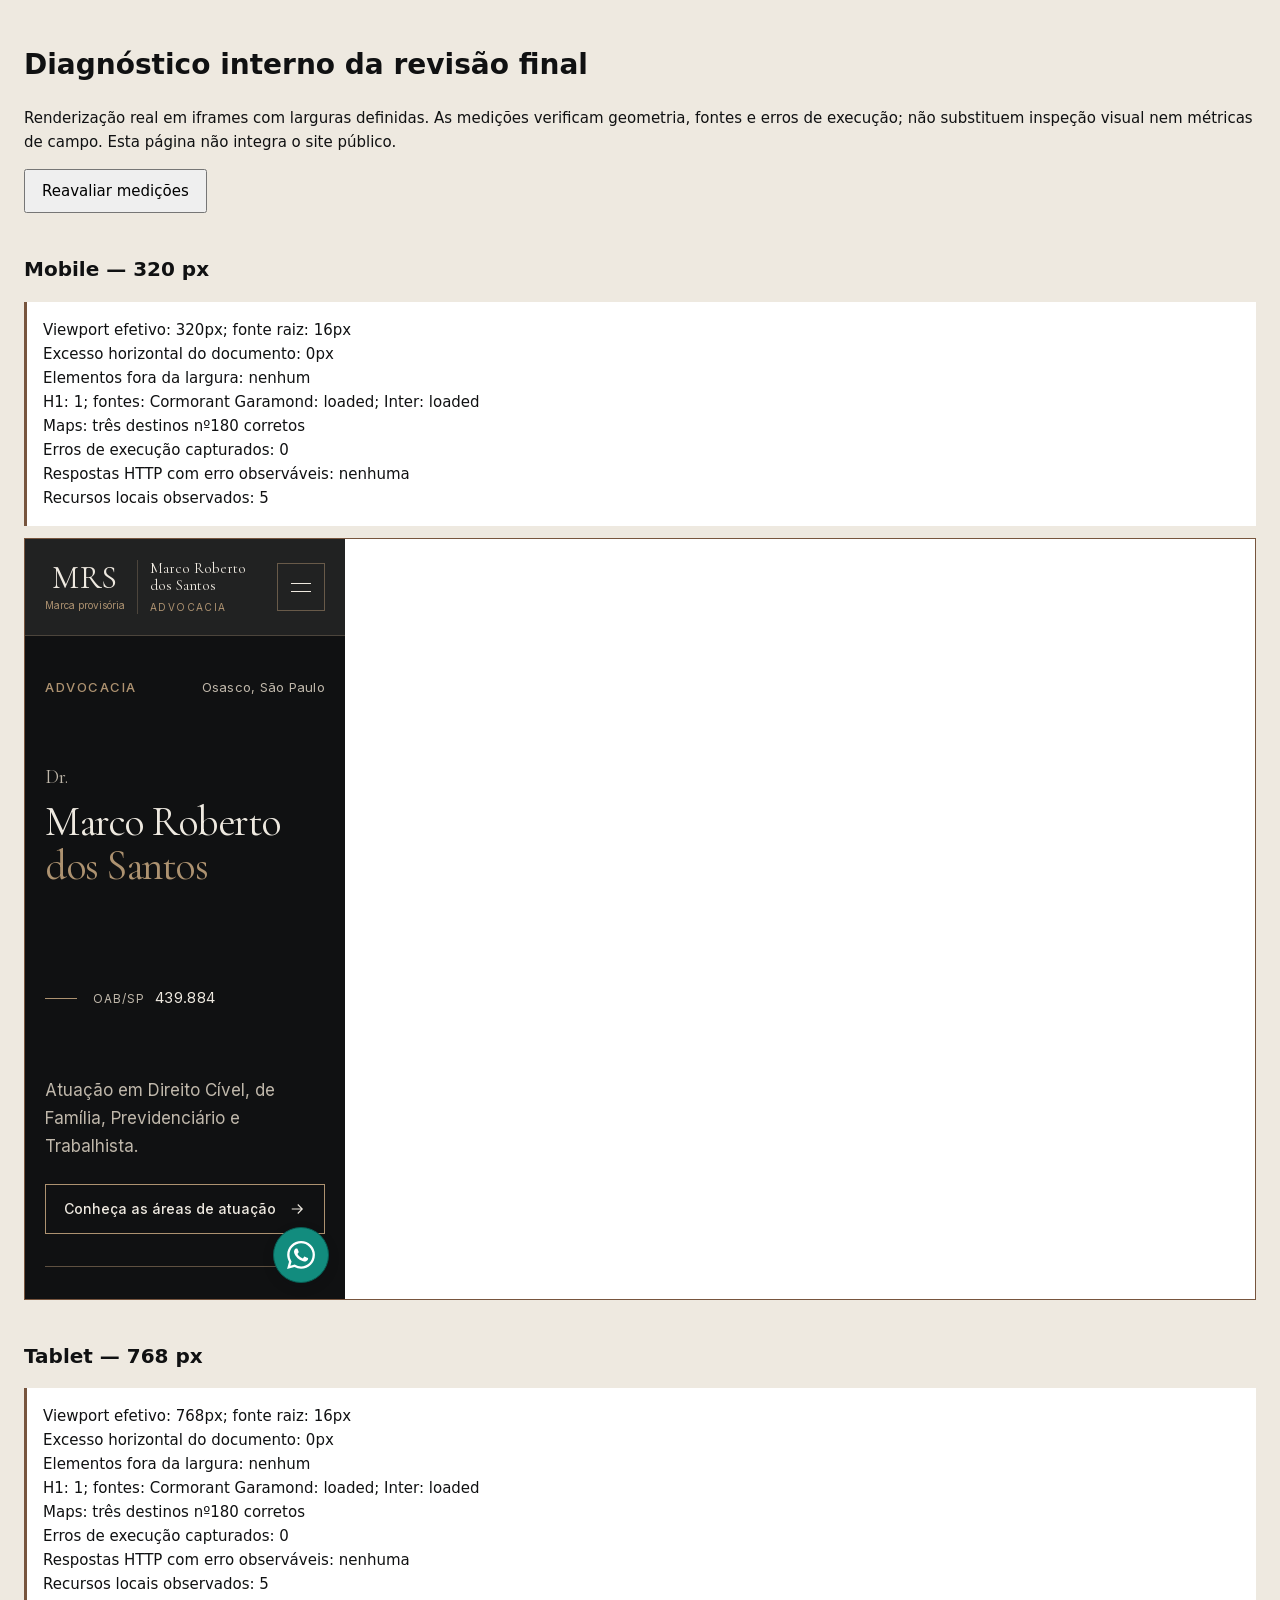
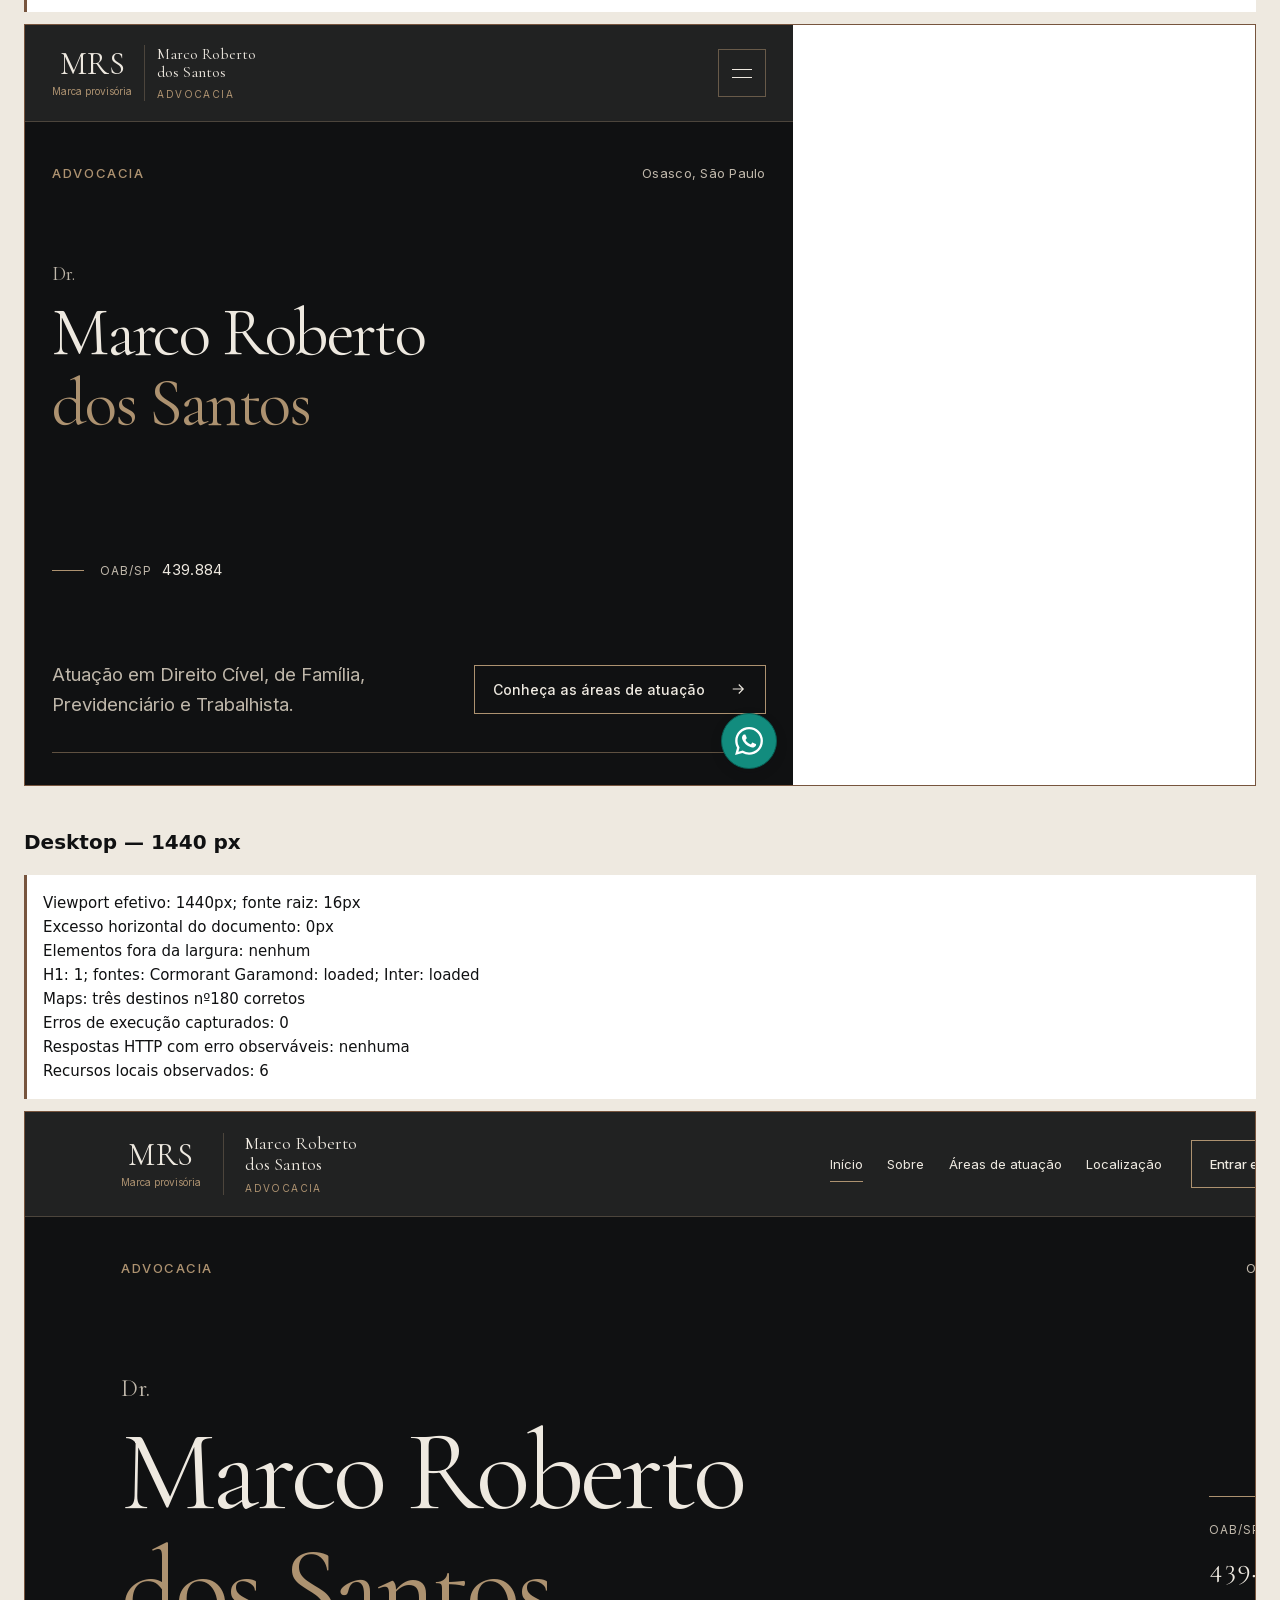
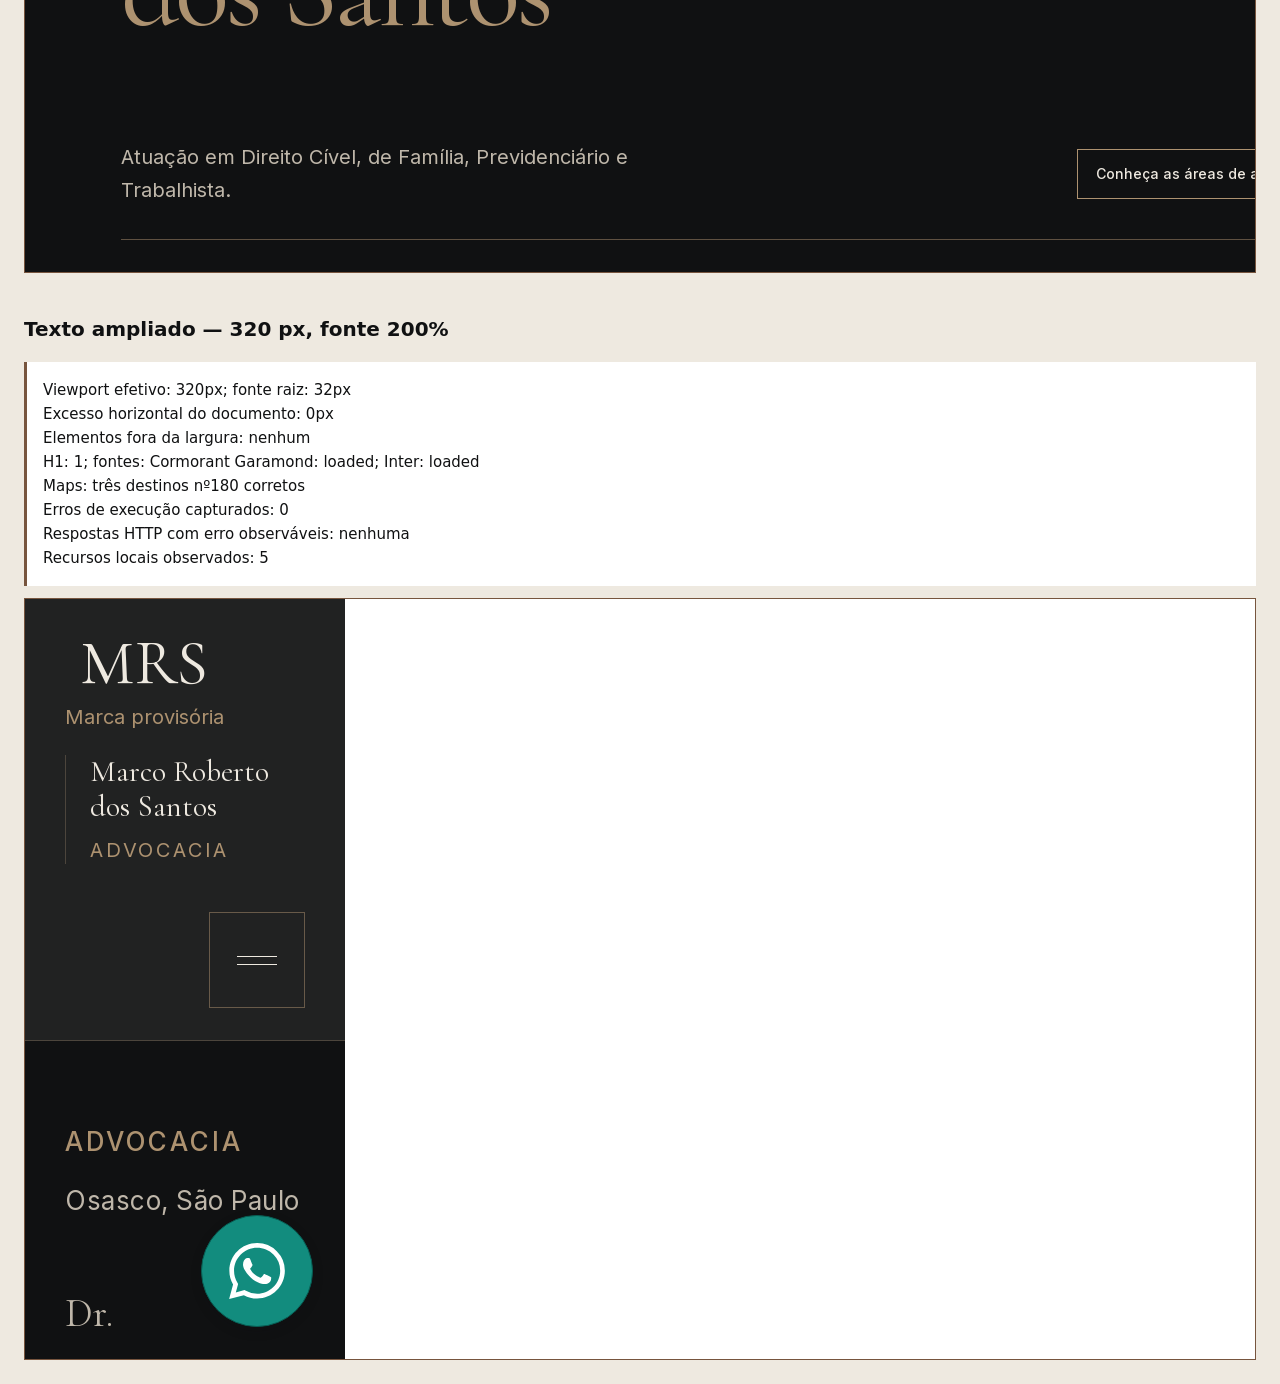
<file: review/qa.html>
<!doctype html>
<html lang="pt-BR">
  <head>
    <meta charset="utf-8">
    <meta name="viewport" content="width=device-width, initial-scale=1">
    <meta name="robots" content="noindex, nofollow">
    <title>Diagnóstico interno — revisão final MRS</title>
    <link rel="icon" href="data:,">
    <style>
      * { box-sizing: border-box; }
      body { margin: 0; padding: 24px; background: #eee9e0; color: #101112; font: 15px/1.6 system-ui, sans-serif; }
      main { max-width: 1500px; margin: auto; }
      h1 { font-size: 28px; }
      h2 { font-size: 20px; margin-top: 40px; }
      button { min-height: 44px; padding: 8px 16px; font: inherit; }
      .frame-wrap { overflow: auto; border: 1px solid #77553e; background: white; }
      iframe { display: block; height: 760px; border: 0; }
      output { display: block; white-space: pre-wrap; padding: 16px; background: white; border-left: 3px solid #77553e; margin-block: 12px; }
      :focus-visible { outline: 3px solid #77553e; outline-offset: 4px; }
    </style>
    <script src="qa.js" defer></script>
  </head>
  <body>
    <main>
      <h1>Diagnóstico interno da revisão final</h1>
      <p>Renderização real em iframes com larguras definidas. As medições verificam geometria, fontes e erros de execução; não substituem inspeção visual nem métricas de campo. Esta página não integra o site público.</p>
      <button id="reavaliar" type="button">Reavaliar medições</button>
      <div id="cenarios"></div>
    </main>
  </body>
</html>
</file>
<file: style.css>
/* Website institucional: fundação visual, seções e estados responsivos. */

/* WOFF2 locais oficiais, com subset latino e alternativas de sistema. */
@font-face {
  font-family: "Cormorant Garamond";
  font-style: normal;
  font-weight: 300 700;
  font-display: swap;
  src: url("assets/fonts/cormorant-garamond-latin.woff2") format("woff2");
}

@font-face {
  font-family: "Inter";
  font-style: normal;
  font-weight: 100 900;
  font-display: swap;
  src: url("assets/fonts/inter-latin.woff2") format("woff2");
}

/* Reset: preservar controles nativos, sem esconder conteúdo na ausência de JS. */
*,
*::before,
*::after {
  box-sizing: border-box;
}

html {
  color-scheme: light;
  -webkit-text-size-adjust: 100%;
  scroll-behavior: smooth;
  scroll-padding-block-start: var(--header-offset);
}

body,
h1,
h2,
h3,
h4,
p,
figure,
blockquote,
dl,
dd {
  margin: 0;
}

img,
svg,
video,
canvas {
  display: block;
  max-inline-size: 100%;
}

img,
video {
  block-size: auto;
}

button,
input,
textarea,
select {
  font: inherit;
}

button,
input,
select,
textarea {
  max-inline-size: 100%;
}

button,
summary {
  cursor: pointer;
}

button,
a,
input,
select,
textarea {
  touch-action: manipulation;
}

[hidden] {
  display: none !important;
}

/* Paleta inspirada na fachada. Champagne é um acento proposto. */
:root {
  --color-graphite: #101112;
  --color-champagne: #ad9270;
  --color-off-white: #eee9e0;
  --color-wood: #77553e;
  --color-white: #fff;

  --color-background: var(--color-off-white);
  --color-text: var(--color-graphite);
  --color-muted: #5c574f;
  --color-accent-text: var(--color-wood);
  --color-border: #cec5b8;
  --color-focus: var(--color-wood);

  --font-display: "Cormorant Garamond", Georgia, "Times New Roman", serif;
  --font-body: "Inter", -apple-system, BlinkMacSystemFont, "Segoe UI", sans-serif;
  --text-small: 0.8125rem;
  --text-body: 1rem;
  --text-lead: clamp(1.0625rem, 0.97rem + 0.4vw, 1.25rem);
  --text-h1: clamp(3rem, 1.8rem + 5.2vw, 6.75rem);
  --text-h2: clamp(2.375rem, 1.7rem + 3vw, 4.5rem);
  --text-h3: clamp(1.75rem, 1.4rem + 1.4vw, 2.5rem);

  --space-1: 0.25rem;
  --space-2: 0.5rem;
  --space-3: 0.75rem;
  --space-4: 1rem;
  --space-5: 1.5rem;
  --space-6: 2rem;
  --space-7: 3rem;
  --space-8: 4rem;
  --space-9: 6rem;
  --space-10: 8rem;
  --gutter: clamp(1.25rem, 0.75rem + 2vw, 3.5rem);
  --section-space: clamp(4rem, 2.25rem + 6vw, 8rem);
  --container-width: 78rem;
  --reading-width: 65ch;
  --header-offset: 6rem;
  --header-size: 6rem;
  --control-size: 3rem;

  --ease-out: cubic-bezier(0.22, 1, 0.36, 1);
  --duration-fast: 300ms;
  --duration-base: 400ms;
  --duration-reveal: 700ms;
  --z-header: 50;
  --z-menu: 100;
  --z-skip-link: 200;
  --z-floating-contact: 40;
  --floating-contact-size: 3.5rem;
  --floating-contact-gap: 1rem;
}

/* Base tipográfica e acessibilidade. */
body {
  display: flex;
  flex-direction: column;
  min-block-size: 100vh;
  min-block-size: 100svh;
  background: var(--color-background);
  color: var(--color-text);
  font-family: var(--font-body);
  font-size: var(--text-body);
  font-weight: 400;
  line-height: 1.7;
  -webkit-font-smoothing: antialiased;
}

h1,
h2,
h3,
h4,
.type-display {
  font-family: var(--font-display);
  font-weight: 500;
  line-height: 1.08;
  letter-spacing: -0.025em;
  text-wrap: balance;
  overflow-wrap: break-word;
}

h1 { font-size: var(--text-h1); }
h2 { font-size: var(--text-h2); }
h3 { font-size: var(--text-h3); }
h4 { font-size: 1.5rem; }

p,
li,
dd {
  overflow-wrap: break-word;
}

a {
  color: inherit;
  text-decoration-thickness: 1px;
  text-underline-offset: 0.25em;
}

::selection {
  color: var(--color-graphite);
  background: var(--color-champagne);
}

:focus-visible {
  outline: 2px solid var(--color-focus);
  outline-offset: 5px;
}

.site-main {
  flex: 1;
  min-inline-size: 0;
}

.skip-link {
  position: fixed;
  z-index: var(--z-skip-link);
  inset-block-start: var(--space-4);
  inset-inline-start: var(--gutter);
  padding: var(--space-3) var(--space-5);
  background: var(--color-white);
  color: var(--color-graphite);
  transform: translateY(calc(-100% - 2rem));
}

.skip-link:focus {
  transform: translateY(0);
}

.sr-only {
  position: absolute;
  inline-size: 1px;
  block-size: 1px;
  padding: 0;
  margin: -1px;
  overflow: hidden;
  clip-path: inset(50%);
  white-space: nowrap;
  border: 0;
}

/* Layout mobile-first, sem dimensões rígidas para o conteúdo. */
.container {
  inline-size: min(calc(100% - var(--gutter) * 2), var(--container-width));
  margin-inline: auto;
}

.section {
  padding-block: var(--section-space);
}

.stack > * + * {
  margin-block-start: var(--stack-space, var(--space-5));
}

.cluster {
  display: flex;
  flex-wrap: wrap;
  align-items: center;
  gap: var(--cluster-gap, var(--space-4));
}

.grid {
  display: grid;
  grid-template-columns: repeat(auto-fit, minmax(min(100%, var(--grid-min, 16rem)), 1fr));
  gap: var(--grid-gap, var(--space-6));
}

.grid > *,
.cluster > * {
  min-inline-size: 0;
}

.prose {
  max-inline-size: var(--reading-width);
}

.lead {
  font-size: var(--text-lead);
  line-height: 1.65;
}

.eyebrow {
  color: var(--color-accent-text);
  font-size: var(--text-small);
  font-weight: 500;
  line-height: 1.6;
  letter-spacing: 0.12em;
  text-transform: uppercase;
}

.muted {
  color: var(--color-muted);
}

.surface-dark {
  --color-background: var(--color-graphite);
  --color-text: var(--color-off-white);
  --color-muted: #bfb7aa;
  --color-accent-text: var(--color-champagne);
  --color-border: #4c453c;
  --color-focus: #dbc6aa;
  background: var(--color-background);
  color: var(--color-text);
}

.rule {
  display: block;
  inline-size: 100%;
  block-size: 1px;
  margin: 0;
  border: 0;
  background: var(--color-champagne);
  transform-origin: left center;
}

/* Controles comuns: links para navegação e botões para ações. */
.button {
  display: inline-flex;
  justify-content: center;
  align-items: center;
  gap: var(--space-3);
  min-block-size: var(--control-size);
  max-inline-size: 100%;
  padding: 0.875rem 1.5rem;
  border: 1px solid var(--color-graphite);
  background: var(--color-graphite);
  color: var(--color-off-white);
  font-size: 0.875rem;
  font-weight: 500;
  line-height: 1.4;
  text-align: center;
  text-decoration: none;
  transition:
    background-color var(--duration-base) var(--ease-out),
    border-color var(--duration-base) var(--ease-out),
    color var(--duration-base) var(--ease-out),
    transform var(--duration-fast) var(--ease-out);
}

.button--outline {
  border-color: var(--color-wood);
  background: transparent;
  color: var(--color-text);
}

.button[aria-disabled="true"] {
  cursor: not-allowed;
}

.surface-dark .button {
  border-color: var(--color-champagne);
  background: var(--color-champagne);
  color: var(--color-graphite);
}

.surface-dark .button--outline {
  background: transparent;
  color: var(--color-off-white);
}

.button svg {
  flex: 0 0 auto;
  inline-size: 1.125rem;
  block-size: 1.125rem;
}

@media (hover: hover) and (pointer: fine) {
  .button:not([aria-disabled="true"]):hover {
    border-color: var(--color-wood);
    background: var(--color-wood);
    color: var(--color-white);
    transform: translateY(-2px);
  }

  .surface-dark .button:not([aria-disabled="true"]):hover {
    border-color: var(--color-off-white);
    background: var(--color-off-white);
    color: var(--color-graphite);
  }
}

.button:active {
  transform: translateY(0);
}

/* Header. A navegação permanece visível e no fluxo se o JS não inicializar. */
.site-header {
  position: relative;
  z-index: var(--z-header);
  border-block-end: 1px solid var(--color-border);
  background: var(--color-graphite);
  transition:
    background-color var(--duration-base) var(--ease-out),
    border-color var(--duration-base) var(--ease-out);
}

.site-header__inner {
  display: flex;
  flex-wrap: wrap;
  align-items: center;
  justify-content: space-between;
  gap: var(--space-5);
  min-block-size: var(--header-size);
  padding-block: var(--space-4);
}

.brand {
  display: inline-flex;
  flex: 0 1 auto;
  flex-wrap: wrap;
  align-items: center;
  gap: clamp(0.75rem, 1.5vw, 1.5rem);
  min-inline-size: 0;
  max-inline-size: 100%;
  color: var(--color-off-white);
  text-decoration: none;
}

.brand__mark {
  display: flex;
  flex: 0 0 auto;
  flex-direction: column;
  align-items: center;
  gap: 0.25rem;
}

.brand__initials {
  font-family: var(--font-display);
  font-size: 2rem;
  font-weight: 400;
  line-height: 1;
  letter-spacing: 0.015em;
}

.brand__provisional {
  color: var(--color-champagne);
  font-size: 0.625rem;
  line-height: 1.4;
  white-space: nowrap;
}

.brand__name {
  display: flex;
  flex-direction: column;
  gap: 0.375rem;
  min-inline-size: 0;
  padding-inline-start: clamp(0.75rem, 1.5vw, 1.5rem);
  border-inline-start: 1px solid var(--color-border);
  font-family: var(--font-display);
  font-size: clamp(0.9375rem, 0.8rem + 0.4vw, 1.125rem);
  line-height: 1.15;
  overflow-wrap: anywhere;
}

.brand__profession {
  color: var(--color-champagne);
  font-family: var(--font-body);
  font-size: 0.625rem;
  line-height: 1.4;
  letter-spacing: 0.14em;
  text-transform: uppercase;
}

.site-header__toggle {
  display: inline-flex;
  flex: 0 0 auto;
  align-items: center;
  justify-content: center;
  inline-size: var(--control-size);
  block-size: var(--control-size);
  padding: var(--space-3);
  margin-inline-start: auto;
  border: 1px solid #ad927080;
  background: transparent;
  color: var(--color-off-white);
}

.site-header__toggle-icon {
  position: relative;
  inline-size: 1.25rem;
  block-size: 1.25rem;
}

.site-header__toggle-icon span {
  position: absolute;
  inset-block-start: 50%;
  inset-inline-start: 0;
  inline-size: 100%;
  block-size: 1px;
  background: currentColor;
  transform: translateY(-4px);
  transition: transform var(--duration-fast) var(--ease-out);
}

.site-header__toggle-icon span:last-child {
  transform: translateY(4px);
}

[aria-expanded="true"] .site-header__toggle-icon span:first-child {
  transform: rotate(45deg);
}

[aria-expanded="true"] .site-header__toggle-icon span:last-child {
  transform: rotate(-45deg);
}

.site-nav {
  flex: 1 0 100%;
  padding-block: var(--space-4) var(--space-5);
  border-block-start: 1px solid var(--color-border);
}

.site-nav__list {
  display: grid;
  gap: var(--space-1);
  margin: 0 0 var(--space-5);
  padding: 0;
  list-style: none;
}

.site-nav__link {
  position: relative;
  display: inline-flex;
  align-items: center;
  min-block-size: var(--control-size);
  max-inline-size: 100%;
  padding-block: var(--space-2);
  color: var(--color-off-white);
  font-family: var(--font-display);
  font-size: clamp(1.625rem, 1.5rem + 0.5vw, 2rem);
  line-height: 1.25;
  text-decoration: none;
}

.site-nav__link::after {
  position: absolute;
  inset-inline: 0;
  inset-block-end: 0.375rem;
  block-size: 1px;
  background: var(--color-champagne);
  content: "";
  transform: scaleX(0);
  transform-origin: left center;
  transition: transform var(--duration-base) var(--ease-out);
}

.site-nav__link[href]:hover::after,
.site-nav__link[href]:focus-visible::after,
.site-nav__link[aria-current="location"]::after {
  transform: scaleX(1);
}

.site-nav__link[aria-disabled="true"] {
  color: #aaa59d;
  cursor: not-allowed;
}

.site-header__contact {
  inline-size: 100%;
}

.site-header__contact[aria-current="location"] {
  border-color: var(--color-off-white);
  background: var(--color-off-white);
  color: var(--color-graphite);
}

.site-header[data-navigation-ready] {
  position: fixed;
  inset-block-start: 0;
  inset-inline: 0;
  background: #101112eb;
}

.has-site-header {
  padding-block-start: var(--site-header-height, var(--header-size));
}

.site-header[data-navigation-ready] .site-nav {
  position: absolute;
  inset-block-start: 100%;
  inset-inline: 0;
  max-block-size: calc(100vh - var(--site-header-height, var(--header-size)));
  max-block-size: calc(100dvh - var(--site-header-height, var(--header-size)));
  padding: var(--space-5) var(--gutter) var(--space-6);
  overflow-y: auto;
  overscroll-behavior: contain;
  background: var(--color-graphite);
}

.site-header[data-scrolled],
.site-header[data-menu-open] {
  border-block-end-color: #ad927080;
  background: #101112fa;
}

@supports ((backdrop-filter: blur(12px)) or (-webkit-backdrop-filter: blur(12px))) {
  .site-header[data-navigation-ready] {
    -webkit-backdrop-filter: blur(12px);
    backdrop-filter: blur(12px);
  }
}

@media (min-width: 75rem) {
  :root {
    --header-size: 6.5rem;
  }

  .site-header__inner {
    flex-wrap: nowrap;
    gap: var(--space-6);
  }

  .brand {
    flex-shrink: 0;
    flex-wrap: nowrap;
  }

  .site-nav,
  .site-header[data-navigation-ready] .site-nav {
    position: static;
    display: flex;
    flex: 0 1 auto;
    align-items: center;
    justify-content: flex-end;
    gap: clamp(1.25rem, 2vw, 2rem);
    max-block-size: none;
    padding: 0;
    overflow: visible;
    border: 0;
    background: transparent;
  }

  .site-nav__list {
    display: flex;
    align-items: center;
    gap: clamp(1rem, 1.7vw, 1.75rem);
    margin: 0;
  }

  .site-nav__link {
    font-family: var(--font-body);
    font-size: 0.8125rem;
    white-space: nowrap;
  }

  .site-header__contact {
    flex: 0 0 auto;
    inline-size: auto;
    padding-inline: 1.125rem;
    font-size: 0.8125rem;
    white-space: nowrap;
  }
}

/* Hero tipográfico: informações fornecidas, sem fotografia ou novo monograma. */
.hero {
  position: relative;
}

.hero__inner {
  display: flex;
  flex-direction: column;
  gap: clamp(2rem, 4vh, 3rem);
  min-block-size: calc(100vh - var(--site-header-height, var(--header-size)));
  min-block-size: calc(100svh - var(--site-header-height, var(--header-size)));
  padding-block: clamp(2.5rem, 5vh, 4.5rem) clamp(2rem, 4vh, 3.5rem);
}

.hero__topline {
  display: flex;
  flex-wrap: wrap;
  align-items: baseline;
  justify-content: space-between;
  gap: var(--space-2) var(--space-6);
}

.hero__location {
  color: var(--color-muted);
  font-size: var(--text-small);
  letter-spacing: 0.02em;
}

.hero__body {
  display: grid;
  flex: 1;
  align-items: center;
  gap: var(--space-6);
  min-inline-size: 0;
}

.hero__body > * {
  min-inline-size: 0;
}

.hero__title {
  max-inline-size: 100%;
  font-size: clamp(2.625rem, 1rem + 6.8vw, 8rem);
  font-weight: 400;
  line-height: 1.03;
  letter-spacing: -0.035em;
  text-wrap: wrap;
}

.hero__honorific {
  display: block;
  margin-block-end: 0.625rem;
  color: var(--color-muted);
  font-size: clamp(1.25rem, 1rem + 0.6vw, 1.625rem);
  letter-spacing: 0;
  line-height: 1.3;
}

.hero__name-line {
  display: block;
}

.hero__surname {
  color: var(--color-champagne);
}

.hero__credential {
  display: flex;
  flex-wrap: wrap;
  align-items: center;
  gap: var(--space-4);
}

.hero__credential-rule {
  flex: 0 0 2rem;
  block-size: 1px;
  background: var(--color-champagne);
}

.hero__registration {
  display: flex;
  flex-wrap: wrap;
  align-items: baseline;
  gap: 0.625rem;
  color: var(--color-muted);
  line-height: 1.5;
}

.hero__registration-label {
  font-size: 0.75rem;
  letter-spacing: 0.08em;
}

.hero__registration-number {
  color: var(--color-off-white);
  font-size: 0.9375rem;
  font-variant-numeric: tabular-nums;
  letter-spacing: 0.025em;
}

.hero__bottom {
  display: grid;
  align-items: center;
  gap: var(--space-5);
}

.hero__description {
  max-inline-size: 43ch;
  color: var(--color-muted);
  font-size: var(--text-lead);
  line-height: 1.65;
}

.hero__action {
  min-inline-size: 0;
}

.hero__cta {
  justify-content: space-between;
  inline-size: 100%;
  padding-inline: 1.125rem;
  text-align: start;
}

.hero__rule {
  flex: 0 0 1px;
  background: #ad927080;
}

@media (min-width: 48rem) {
  .hero__bottom {
    grid-template-columns: minmax(0, 1fr) auto;
    gap: var(--space-7);
  }

  .hero__action {
    max-inline-size: 22rem;
  }

  .hero__cta {
    inline-size: auto;
    gap: var(--space-5);
  }
}

@media (min-width: 64rem) {
  .hero__body {
    grid-template-columns: minmax(0, 1fr) 10rem;
    gap: clamp(2rem, 4vw, 5rem);
  }

  .hero__credential {
    flex-direction: column;
    align-items: flex-start;
    gap: var(--space-5);
    padding-block-start: var(--space-8);
  }

  .hero__credential-rule {
    flex: none;
    inline-size: 3rem;
  }

  .hero__registration {
    flex-direction: column;
    align-items: flex-start;
    gap: var(--space-2);
  }

  .hero__registration-number {
    font-family: var(--font-display);
    font-size: 1.75rem;
    letter-spacing: 0;
  }
}

/* Sobre: apresentação factual, com contraste claro após o Hero em grafite. */
.about {
  background: var(--color-off-white);
  color: var(--color-graphite);
}

.about__layout {
  display: grid;
  align-items: start;
  gap: var(--space-7);
}

.about__layout > * {
  min-inline-size: 0;
}

.about__heading {
  --stack-space: var(--space-4);
}

.about__heading h2 {
  max-inline-size: 12ch;
}

.about__copy {
  --stack-space: var(--space-6);
  max-inline-size: 48ch;
}

.about__rule {
  inline-size: 3.5rem;
  background: var(--color-wood);
}

.about__description {
  color: var(--color-muted);
  font-size: var(--text-lead);
  line-height: 1.8;
}

.about__name {
  color: var(--color-graphite);
  font-weight: 500;
}

@media (min-width: 52rem) {
  .about__layout {
    grid-template-columns: minmax(0, 5fr) minmax(0, 7fr);
    align-items: center;
    gap: clamp(3rem, 6vw, 6rem);
  }
}

/* Áreas de atuação: cards informativos, sem ação ou navegação própria. */
.practice {
  border-block-start: 1px solid var(--color-border);
  background: var(--color-white);
  color: var(--color-graphite);
}

.practice__heading {
  display: grid;
  align-items: end;
  gap: var(--space-5);
}

.practice__heading .stack {
  --stack-space: var(--space-4);
}

.practice__intro {
  max-inline-size: 34ch;
  color: var(--color-muted);
  font-size: var(--text-body);
  line-height: 1.75;
}

.practice__grid {
  display: grid;
  grid-template-columns: minmax(0, 1fr);
  gap: var(--space-5);
  margin-block-start: clamp(2rem, 4vw, 4rem);
}

.practice-card {
  display: flex;
  flex-direction: column;
  align-items: flex-start;
  gap: var(--space-5);
  min-inline-size: 0;
  padding: clamp(1.5rem, 2vw, 2rem);
  border: 1px solid var(--color-border);
  background: var(--color-white);
  transition:
    background-color var(--duration-base) var(--ease-out),
    border-color var(--duration-base) var(--ease-out);
}

.practice-card__icon {
  flex: 0 0 auto;
  inline-size: 2rem;
  block-size: 2rem;
  color: var(--color-wood);
}

.practice-card h3 {
  max-inline-size: 100%;
  font-size: clamp(1.75rem, 1.5rem + 0.5vw, 2rem);
  line-height: 1.2;
  letter-spacing: -0.015em;
}

.practice-card__title-prefix {
  display: block;
}

.practice-card__description {
  min-inline-size: 0;
  max-inline-size: 100%;
  color: var(--color-muted);
  font-size: 0.9375rem;
  line-height: 1.75;
  overflow-wrap: anywhere;
}

@media (hover: hover) and (pointer: fine) {
  .practice-card:hover {
    border-color: var(--color-wood);
    background: var(--color-off-white);
  }
}

@media (min-width: 42rem) {
  .practice__grid {
    grid-template-columns: repeat(2, minmax(0, 1fr));
  }
}

@media (min-width: 52rem) {
  .practice__heading {
    grid-template-columns: minmax(0, 1fr) minmax(0, 0.65fr);
    gap: var(--space-7);
  }

  .practice__intro {
    justify-self: end;
  }
}

@media (min-width: 78rem) {
  .practice__grid {
    grid-template-columns: repeat(4, minmax(0, 1fr));
  }
}

/* Advogado responsável: identificação factual, sem retrato ou selo cadastral. */
.professional__layout {
  display: grid;
  align-items: center;
  gap: var(--space-7);
}

.professional__layout > * {
  min-inline-size: 0;
}

.professional__heading {
  --stack-space: var(--space-4);
}

.professional__heading h2 {
  max-inline-size: 12ch;
}

.professional__identity {
  display: grid;
  gap: var(--space-6);
}

.professional__name {
  max-inline-size: 19ch;
  font-family: var(--font-display);
  font-size: clamp(1.875rem, 1.4rem + 1.8vw, 3rem);
  font-weight: 400;
  line-height: 1.2;
  letter-spacing: -0.015em;
  text-wrap: balance;
}

.professional__rule {
  background: #ad927080;
}

.professional__registration {
  display: flex;
  flex-wrap: wrap;
  align-items: baseline;
  gap: var(--space-4);
}

.professional__registration-label {
  color: var(--color-champagne);
  font-size: var(--text-small);
  letter-spacing: 0.1em;
}

.professional__registration-number {
  font-family: var(--font-display);
  font-size: 2rem;
  font-variant-numeric: tabular-nums;
  line-height: 1.2;
}

@media (min-width: 56rem) {
  .professional__layout {
    grid-template-columns: minmax(0, 1fr) minmax(0, 1.35fr);
    gap: clamp(3rem, 6vw, 6rem);
  }
}

/* Localização: endereço, mapa público e horários informados pelo responsável. */
.location {
  background: var(--color-off-white);
  color: var(--color-graphite);
}

.location__heading {
  --stack-space: var(--space-4);
  margin-block-end: var(--space-7);
}

.location__layout {
  display: grid;
  gap: var(--space-7);
}

.location__layout > * {
  min-inline-size: 0;
}

.location__details {
  --stack-space: var(--space-6);
}

.location__address {
  display: grid;
  gap: var(--space-2);
  color: var(--color-muted);
  font-style: normal;
  overflow-wrap: break-word;
}

.location__street {
  max-inline-size: 33ch;
  color: var(--color-graphite);
  font-size: var(--text-lead);
  line-height: 1.65;
}

.location__actions {
  --cluster-gap: var(--space-3);
  align-items: stretch;
}

.location__actions .button {
  flex: 0 1 auto;
}

.location__map-block {
  display: flex;
  flex-direction: column;
  gap: var(--space-3);
}

.location__map {
  flex: 1;
  min-block-size: 22rem;
  border: 1px solid var(--color-border);
  background: #e2ddd3;
}

.location__map iframe {
  display: block;
  inline-size: 100%;
  block-size: 100%;
  min-block-size: 22rem;
  border: 0;
}

.location__map-note,
.location__hours-note {
  color: var(--color-muted);
  font-size: var(--text-small);
  line-height: 1.7;
}

.location__hours {
  --stack-space: var(--space-5);
}

.location__hours h3 {
  font-size: clamp(1.75rem, 1.4rem + 1vw, 2.25rem);
}

.hours-table {
  inline-size: 100%;
  border-collapse: collapse;
  font-size: 0.875rem;
  line-height: 1.6;
}

.hours-table th,
.hours-table td {
  padding-block: 0.625rem;
  border-block-end: 1px solid var(--color-border);
  vertical-align: top;
}

.hours-table th {
  padding-inline-end: var(--space-4);
  font-weight: 400;
  text-align: start;
}

.hours-table td {
  color: var(--color-muted);
  font-variant-numeric: tabular-nums;
  text-align: end;
}

.hours-table time {
  white-space: nowrap;
}

@media (min-width: 64rem) {
  .location__layout {
    grid-template-columns: minmax(0, 0.9fr) minmax(0, 1.3fr);
    gap: var(--space-7) clamp(3rem, 5vw, 5rem);
  }

  .location__details {
    grid-column: 1;
    grid-row: 1;
  }

  .location__map-block {
    grid-column: 2;
    grid-row: 1 / span 2;
  }

  .location__map iframe {
    min-block-size: 34rem;
  }

  .location__hours {
    grid-column: 1;
    grid-row: 2;
  }
}

/* Contato: canais confirmados, sem formulário ou promessa de disponibilidade. */
.contact {
  border-block-start: 1px solid var(--color-border);
  background: var(--color-white);
  color: var(--color-graphite);
}

.contact__layout {
  display: grid;
  align-items: start;
  gap: var(--space-7);
}

.contact__layout > * {
  min-inline-size: 0;
}

.contact__heading {
  --stack-space: var(--space-4);
}

.contact__intro {
  max-inline-size: 34ch;
  color: var(--color-muted);
  line-height: 1.75;
}

.contact__details {
  --stack-space: var(--space-5);
}

.contact__channels {
  display: grid;
}

.contact__channel {
  padding-block: var(--space-5);
  border-block-start: 1px solid var(--color-border);
}

.contact__channel h3 {
  margin-block-end: var(--space-2);
  color: var(--color-accent-text);
  font-family: var(--font-body);
  font-size: var(--text-small);
  font-weight: 500;
  line-height: 1.5;
  letter-spacing: 0.08em;
  text-transform: uppercase;
}

.contact__number {
  display: inline-flex;
  flex-wrap: wrap;
  align-items: center;
  gap: var(--space-3);
  min-block-size: var(--control-size);
  max-inline-size: 100%;
  font-size: clamp(1.25rem, 1.05rem + 0.8vw, 1.75rem);
  font-variant-numeric: tabular-nums;
  line-height: 1.5;
  text-decoration: none;
}

.contact__number:hover,
.contact__number:focus-visible {
  text-decoration: underline;
  text-decoration-thickness: 1px;
}

.contact__number svg {
  flex: 0 0 auto;
  inline-size: 1.125rem;
  block-size: 1.125rem;
}

.contact__channel-icon {
  flex: 0 0 auto;
  inline-size: 1.5rem;
  block-size: 1.5rem;
}

.contact__address {
  display: grid;
  gap: var(--space-1);
  padding-block-start: var(--space-5);
  border-block-start: 1px solid var(--color-border);
  color: var(--color-muted);
  font-size: 0.9375rem;
  font-style: normal;
  line-height: 1.75;
  overflow-wrap: break-word;
}

/* Link fixo leve, com espaço no fim da página e proteção de sobreposição por JS. */
.has-whatsapp {
  padding-block-end: calc(var(--floating-contact-size) + var(--floating-contact-gap) * 2 + env(safe-area-inset-bottom, 0px));
}

.whatsapp-float {
  position: fixed;
  z-index: var(--z-floating-contact);
  inset-inline-end: calc(var(--floating-contact-gap) + env(safe-area-inset-right, 0px));
  inset-block-end: calc(var(--floating-contact-gap) + env(safe-area-inset-bottom, 0px));
  display: grid;
  place-items: center;
  inline-size: var(--floating-contact-size);
  block-size: var(--floating-contact-size);
  border: 1px solid #075e54;
  border-radius: 50%;
  background: #128c7e;
  color: var(--color-white);
  box-shadow: 0 4px 12px #10111224;
  text-decoration: none;
  forced-color-adjust: none;
  transition: background-color var(--duration-fast) var(--ease-out);
}

.whatsapp-float img {
  inline-size: 1.75rem;
  block-size: 1.75rem;
  filter: brightness(0) invert(1);
}

.whatsapp-float:hover {
  background: #075e54;
}

.whatsapp-float:focus-visible {
  outline: 2px solid var(--color-white);
  outline-offset: 1px;
  box-shadow: 0 0 0 5px var(--color-graphite);
}

.whatsapp-float[data-obscured] {
  visibility: hidden;
  pointer-events: none;
}

@media (min-width: 52rem) {
  .contact__layout {
    grid-template-columns: minmax(0, 1fr) minmax(0, 1.15fr);
    gap: clamp(3rem, 6vw, 6rem);
  }
}

/* Rodapé institucional. A faixa lateral protege os links do WhatsApp fixo. */
.has-whatsapp.has-footer {
  padding-block-end: 0;
}

.site-footer {
  padding-block: clamp(3rem, 5vw, 5rem) var(--space-6);
  font-size: 0.875rem;
  line-height: 1.75;
}

.site-footer__container {
  padding-inline-end: calc(var(--floating-contact-size) + var(--floating-contact-gap) + env(safe-area-inset-right, 0px));
}

.site-footer__grid {
  display: grid;
  gap: var(--space-7);
}

.site-footer__grid > * {
  min-inline-size: 0;
}

.site-footer__identity {
  --stack-space: var(--space-4);
}

.site-footer__name {
  font-family: var(--font-display);
  font-size: clamp(1.5rem, 1.2rem + 0.8vw, 1.875rem);
  line-height: 1.25;
  letter-spacing: -0.015em;
}

.site-footer__credential {
  color: var(--color-muted);
  font-size: var(--text-small);
}

.site-footer__label {
  margin-block-end: var(--space-4);
  color: var(--color-champagne);
  font-family: var(--font-body);
  font-size: var(--text-small);
  font-weight: 500;
  line-height: 1.6;
  letter-spacing: 0.08em;
  text-transform: uppercase;
}

.site-footer__links {
  display: grid;
  gap: var(--space-1);
  margin: 0;
  padding: 0;
  list-style: none;
}

.site-footer a {
  display: inline-flex;
  align-items: center;
  min-block-size: 2.75rem;
  max-inline-size: 100%;
  text-decoration: none;
  overflow-wrap: anywhere;
}

.site-footer a:hover,
.site-footer a:focus-visible {
  text-decoration: underline;
  text-decoration-thickness: 1px;
}

.site-footer__contact-links {
  gap: var(--space-5);
}

.site-footer__contact-links a {
  flex-direction: column;
  align-items: flex-start;
  gap: var(--space-1);
}

.site-footer__contact-links span {
  max-inline-size: 100%;
}

.site-footer__channel {
  color: var(--color-muted);
  font-size: var(--text-small);
}

.site-footer__location address {
  display: grid;
  gap: var(--space-1);
  color: var(--color-muted);
  font-style: normal;
  overflow-wrap: break-word;
}

.site-footer__bottom {
  display: flex;
  flex-direction: column;
  align-items: flex-start;
  gap: var(--space-4);
  margin-block-start: var(--space-7);
  padding-block-start: var(--space-5);
  border-block-start: 1px solid var(--color-border);
  color: var(--color-muted);
  font-size: var(--text-small);
}

.site-footer__privacy {
  margin-block-start: var(--space-4);
  color: var(--color-muted);
  font-size: var(--text-small);
}

.site-footer__privacy a {
  display: inline;
  padding-block: var(--space-3);
  color: var(--color-off-white);
  text-decoration: underline;
}

@media (min-width: 42rem) {
  .site-footer__grid {
    grid-template-columns: repeat(2, minmax(0, 1fr));
  }
}

@media (min-width: 75rem) {
  .site-footer__grid {
    grid-template-columns: minmax(0, 1.35fr) minmax(0, 0.85fr) minmax(0, 1fr) minmax(0, 1.4fr);
    gap: var(--space-6);
  }

  .site-footer__bottom {
    flex-direction: row;
    align-items: center;
    justify-content: space-between;
  }
}

@media (min-width: 88rem) {
  .site-footer__container {
    padding-inline-end: 0;
  }
}

/* Os reveals usam Web Animations: o estado natural do conteúdo é sempre visível. */
[data-reveal="line"] {
  transform-origin: left center;
}

@media (min-width: 48rem) {
  :root {
    --header-offset: 7rem;
  }
}

@media (prefers-reduced-motion: reduce) {
  html {
    scroll-behavior: auto;
  }

  *,
  *::before,
  *::after {
    animation: none !important;
    transition: none !important;
  }

  .button:hover,
  .button:active {
    transform: none;
  }
}

@media (forced-colors: active) {
  .button {
    border-color: ButtonText;
  }

  .rule {
    background: CanvasText;
  }
}
</file>
<file: preview.css>
/* Estilos exclusivos da página interna de aprovação; não fazem parte do site. */
.foundation {
  padding-block: var(--space-6) var(--space-7);
}

.foundation__meta {
  display: flex;
  flex-direction: column;
  gap: var(--space-2);
  padding-block-end: var(--space-5);
  border-block-end: 1px solid var(--color-border);
  color: var(--color-muted);
  font-size: var(--text-small);
}

.foundation__intro {
  --stack-space: var(--space-6);
  padding-block: var(--section-space);
}

.foundation__intro h2 {
  max-inline-size: 14ch;
  font-size: var(--text-h1);
}

.foundation__intro .cluster {
  margin-block-start: var(--space-7);
}

.foundation__notice {
  max-inline-size: var(--reading-width);
  padding-inline-start: var(--space-4);
  border-inline-start: 2px solid var(--color-wood);
  color: var(--color-muted);
  font-size: var(--text-small);
}

.foundation__specimen {
  --stack-space: var(--space-7);
  padding: clamp(1.5rem, 0.7rem + 4vw, 5rem);
}

.foundation__specimen h2 {
  font-size: clamp(2.625rem, 1.9rem + 4vw, 5.5rem);
}

.foundation__specimen-info {
  display: grid;
  gap: var(--space-5);
  font-size: var(--text-small);
}

.foundation__sample-label {
  font-size: var(--text-small);
  font-weight: 500;
  letter-spacing: 0.02em;
}

.foundation__columns {
  display: grid;
  gap: var(--space-8);
  padding-block: var(--section-space);
}

.foundation__columns h2 {
  font-size: clamp(2.25rem, 1.75rem + 2vw, 3.25rem);
}

.foundation__palette {
  margin-block-end: 0;
  padding: 0;
  list-style: none;
}

.foundation__palette li {
  display: grid;
  grid-template-columns: 2rem minmax(0, 1fr) auto;
  align-items: center;
  gap: var(--space-3);
  min-block-size: 4.25rem;
  padding-block: var(--space-3);
  border-block-end: 1px solid var(--color-border);
  font-size: 0.875rem;
}

.foundation__palette li > :last-child {
  color: var(--color-muted);
  font-size: 0.75rem;
  font-variant-numeric: tabular-nums;
}

.foundation__palette li > * {
  min-inline-size: 0;
  overflow-wrap: anywhere;
}

.foundation__palette small {
  display: block;
  color: var(--color-muted);
  font-size: 0.75rem;
}

.foundation__swatch {
  display: block;
  inline-size: 2rem;
  block-size: 2rem;
  border: 1px solid #10111233;
}

.foundation__swatch--graphite { background: var(--color-graphite); }
.foundation__swatch--champagne { background: var(--color-champagne); }
.foundation__swatch--off-white { background: var(--color-off-white); }
.foundation__swatch--wood { background: var(--color-wood); }
.foundation__swatch--white { background: var(--color-white); }

.foundation__note {
  font-size: var(--text-small);
}

.foundation__interaction {
  padding-block: var(--space-7) var(--space-8);
  border-block-start: 1px solid var(--color-border);
}

.foundation__closing {
  padding-block-start: var(--space-5);
  border-block-start: 1px solid var(--color-border);
  font-size: var(--text-small);
}

@media (min-width: 48rem) {
  .foundation__meta {
    flex-direction: row;
    justify-content: space-between;
  }

  .foundation__specimen-info {
    grid-template-columns: 1fr 1.5fr;
  }

  .foundation__columns {
    grid-template-columns: 1fr 1fr;
    gap: clamp(3rem, 5vw, 6rem);
  }
}
</file>
